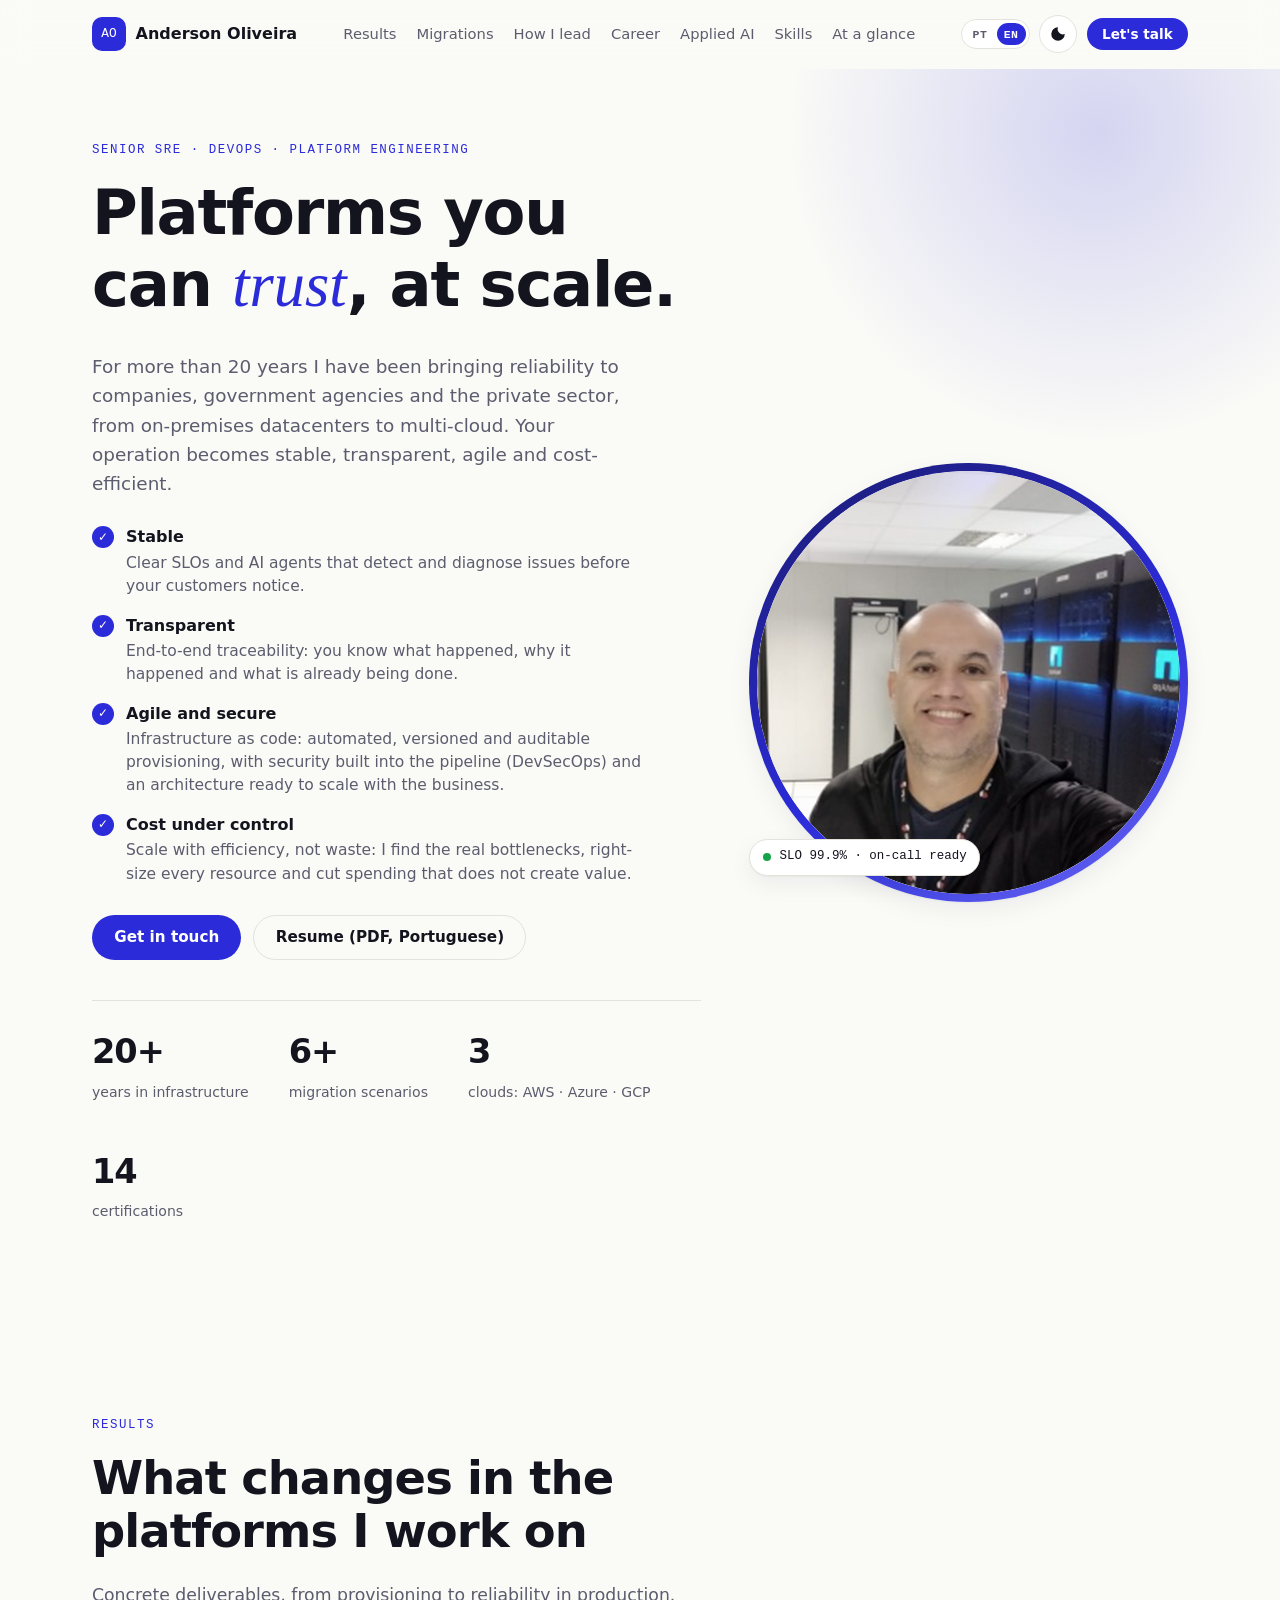
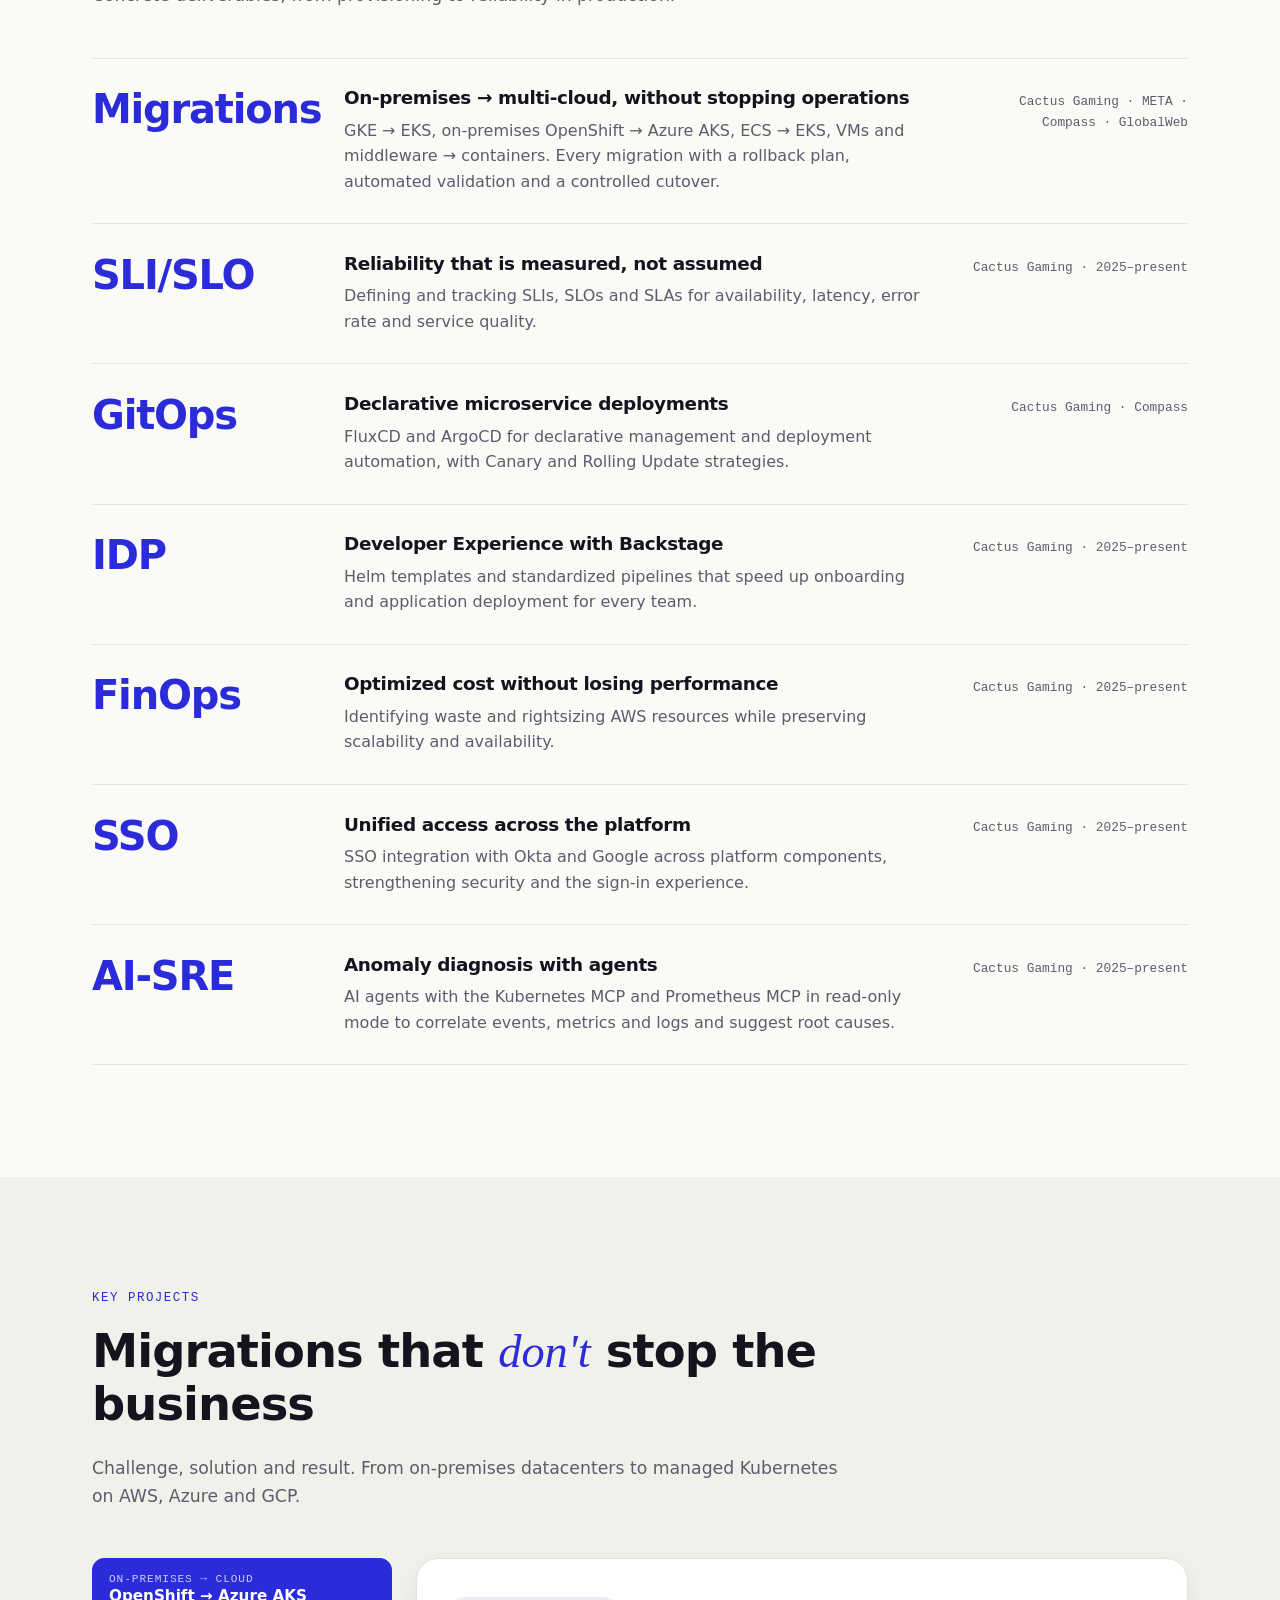
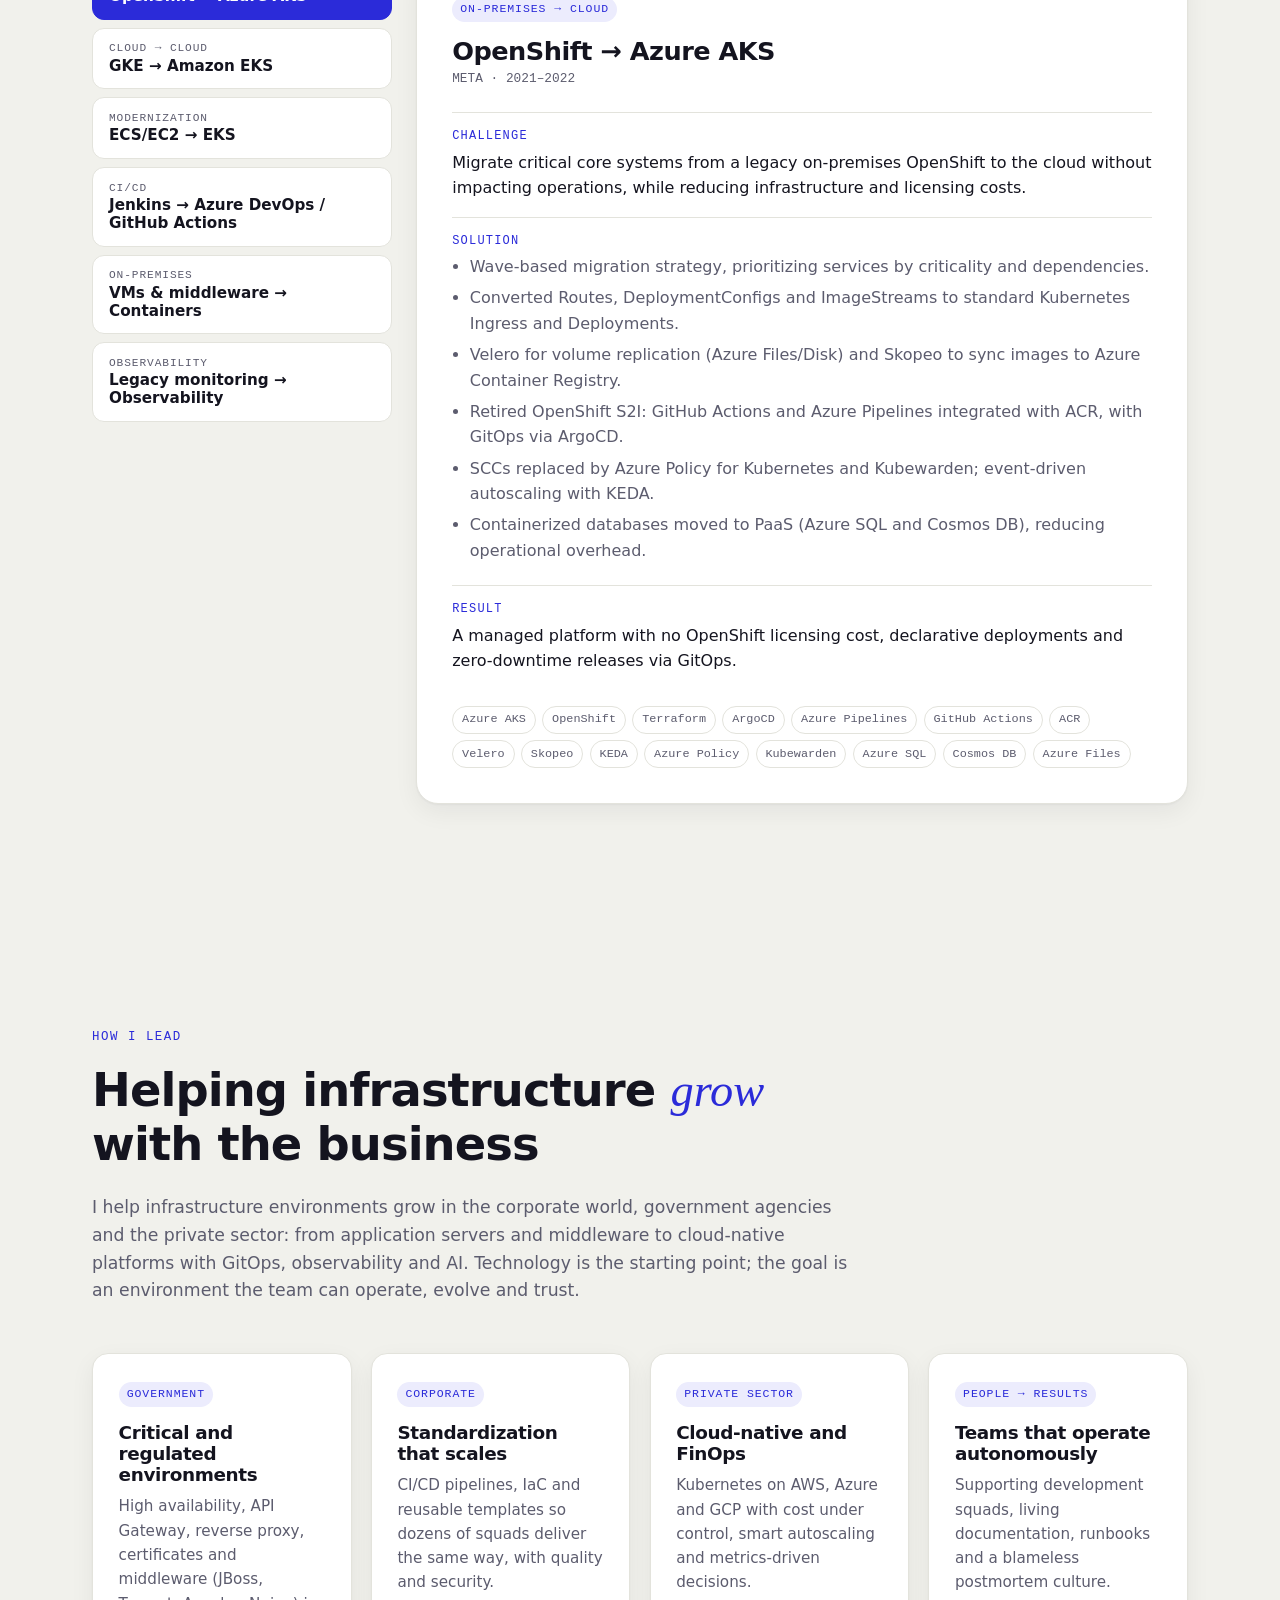
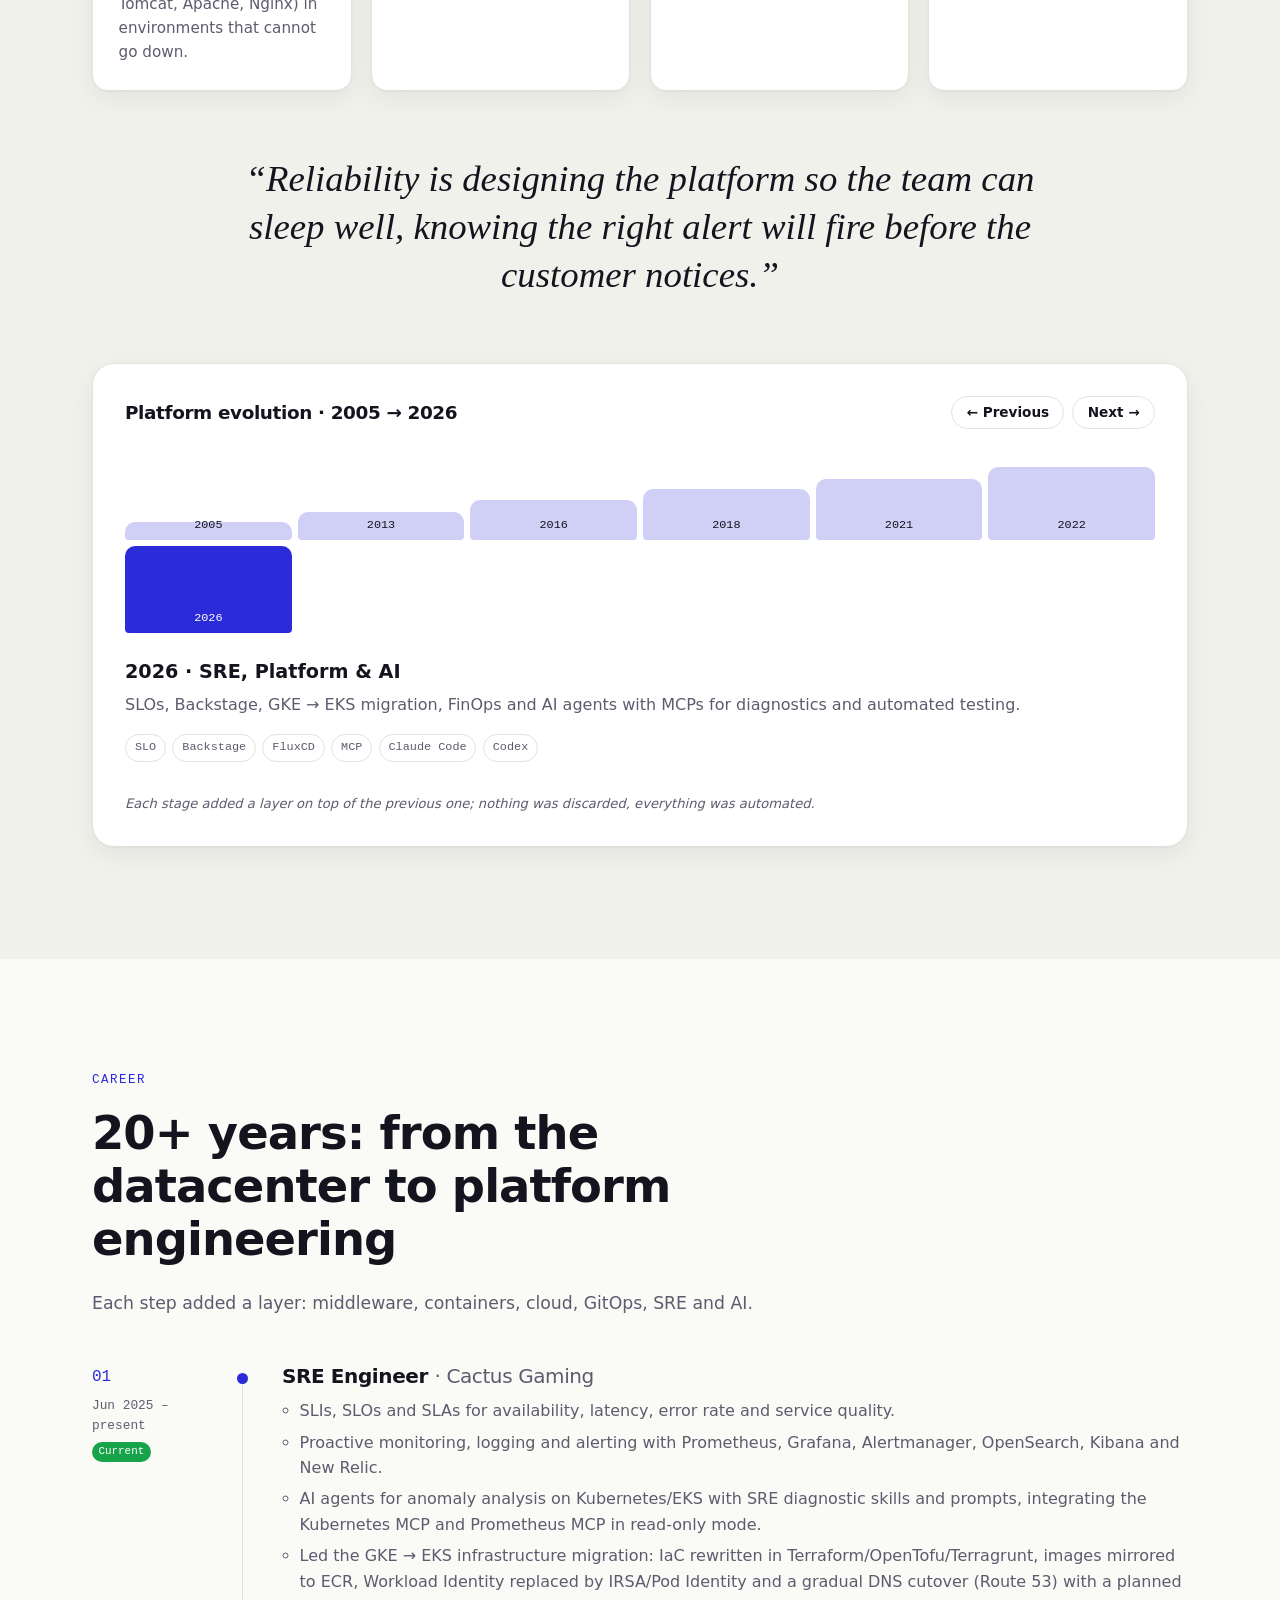
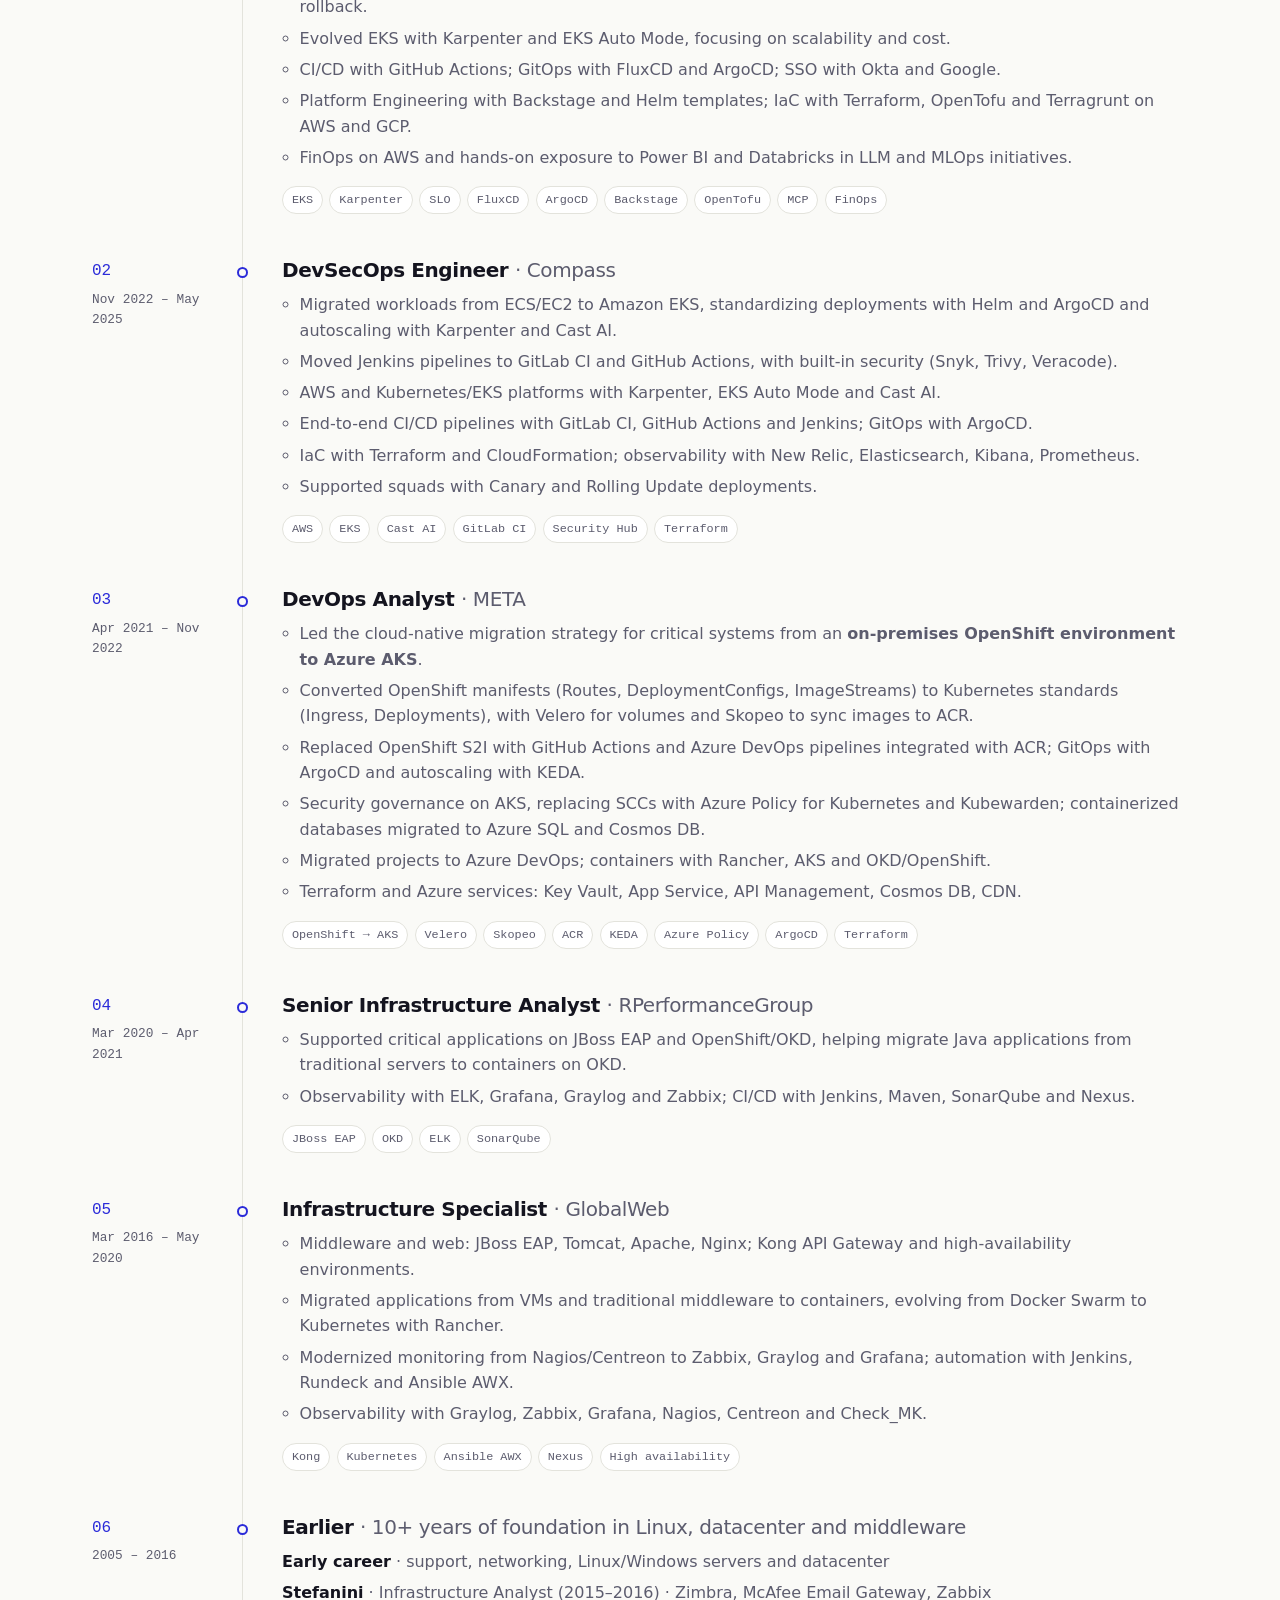
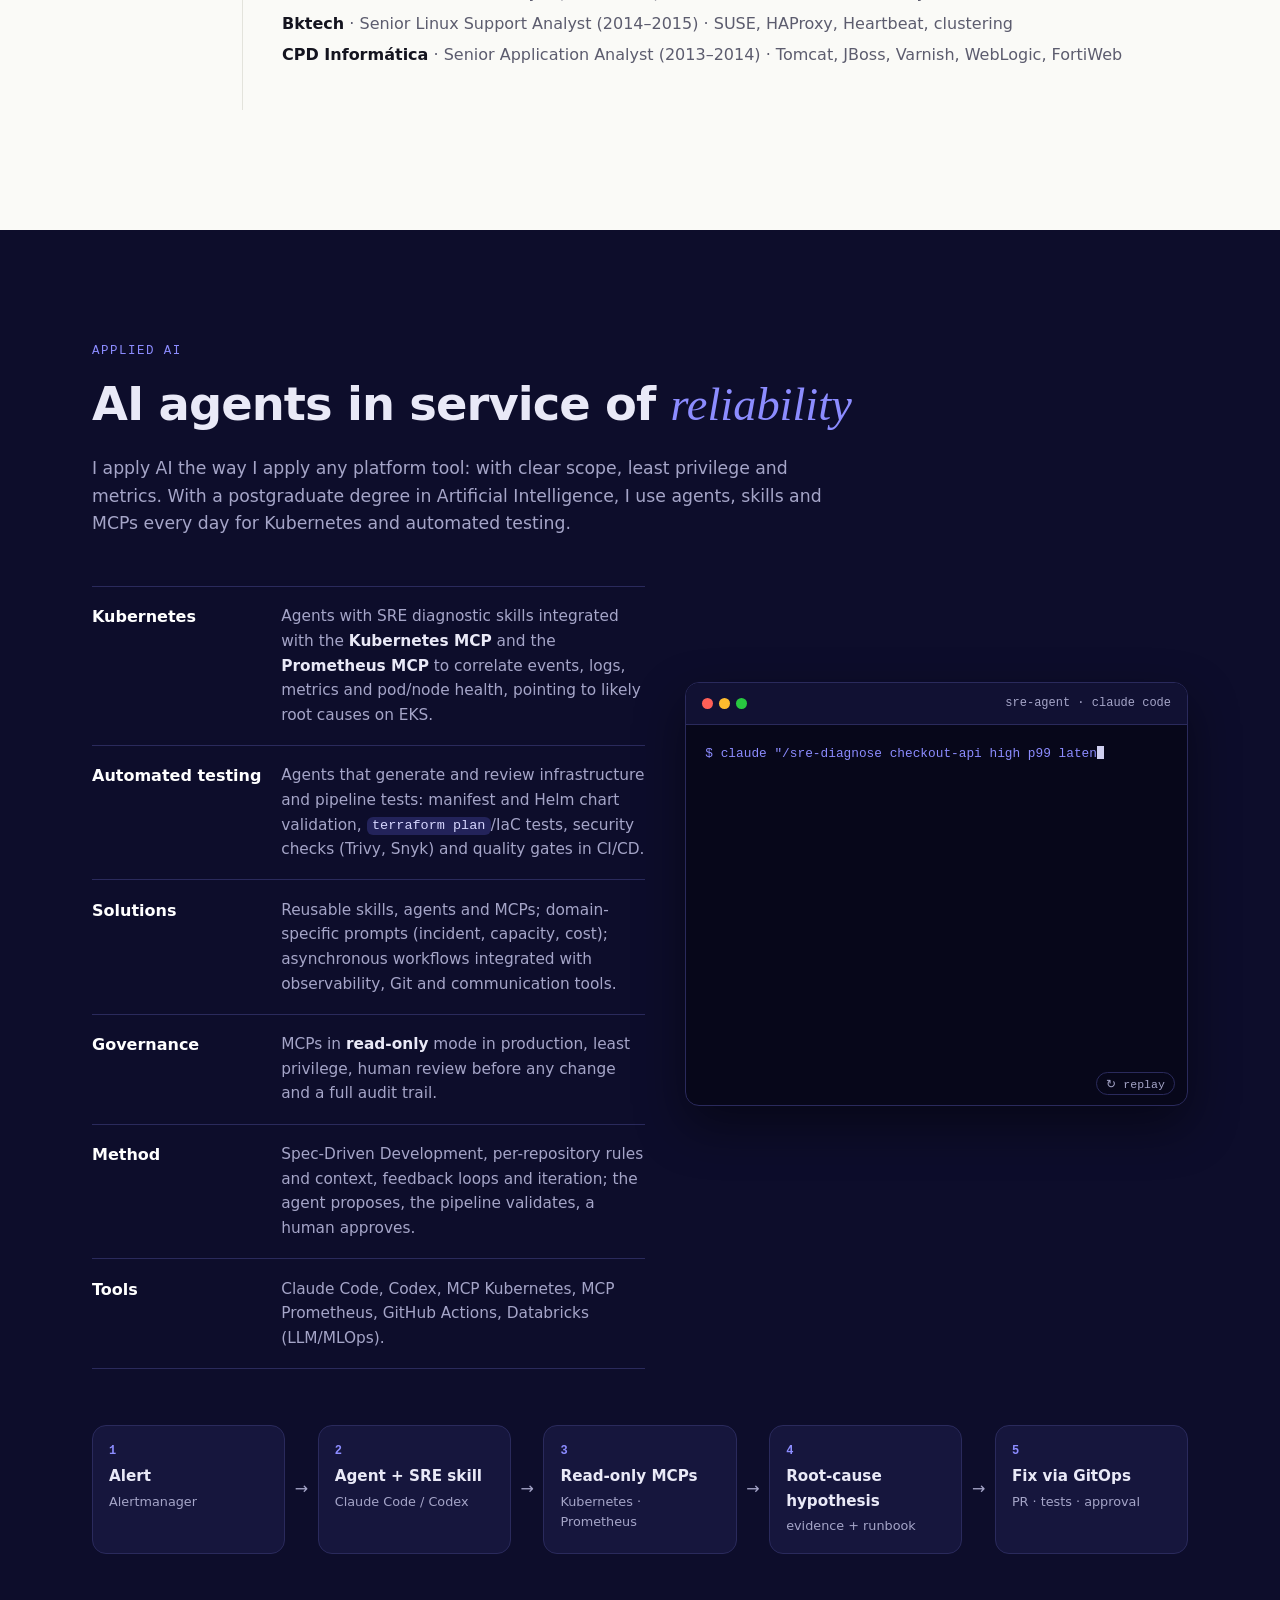
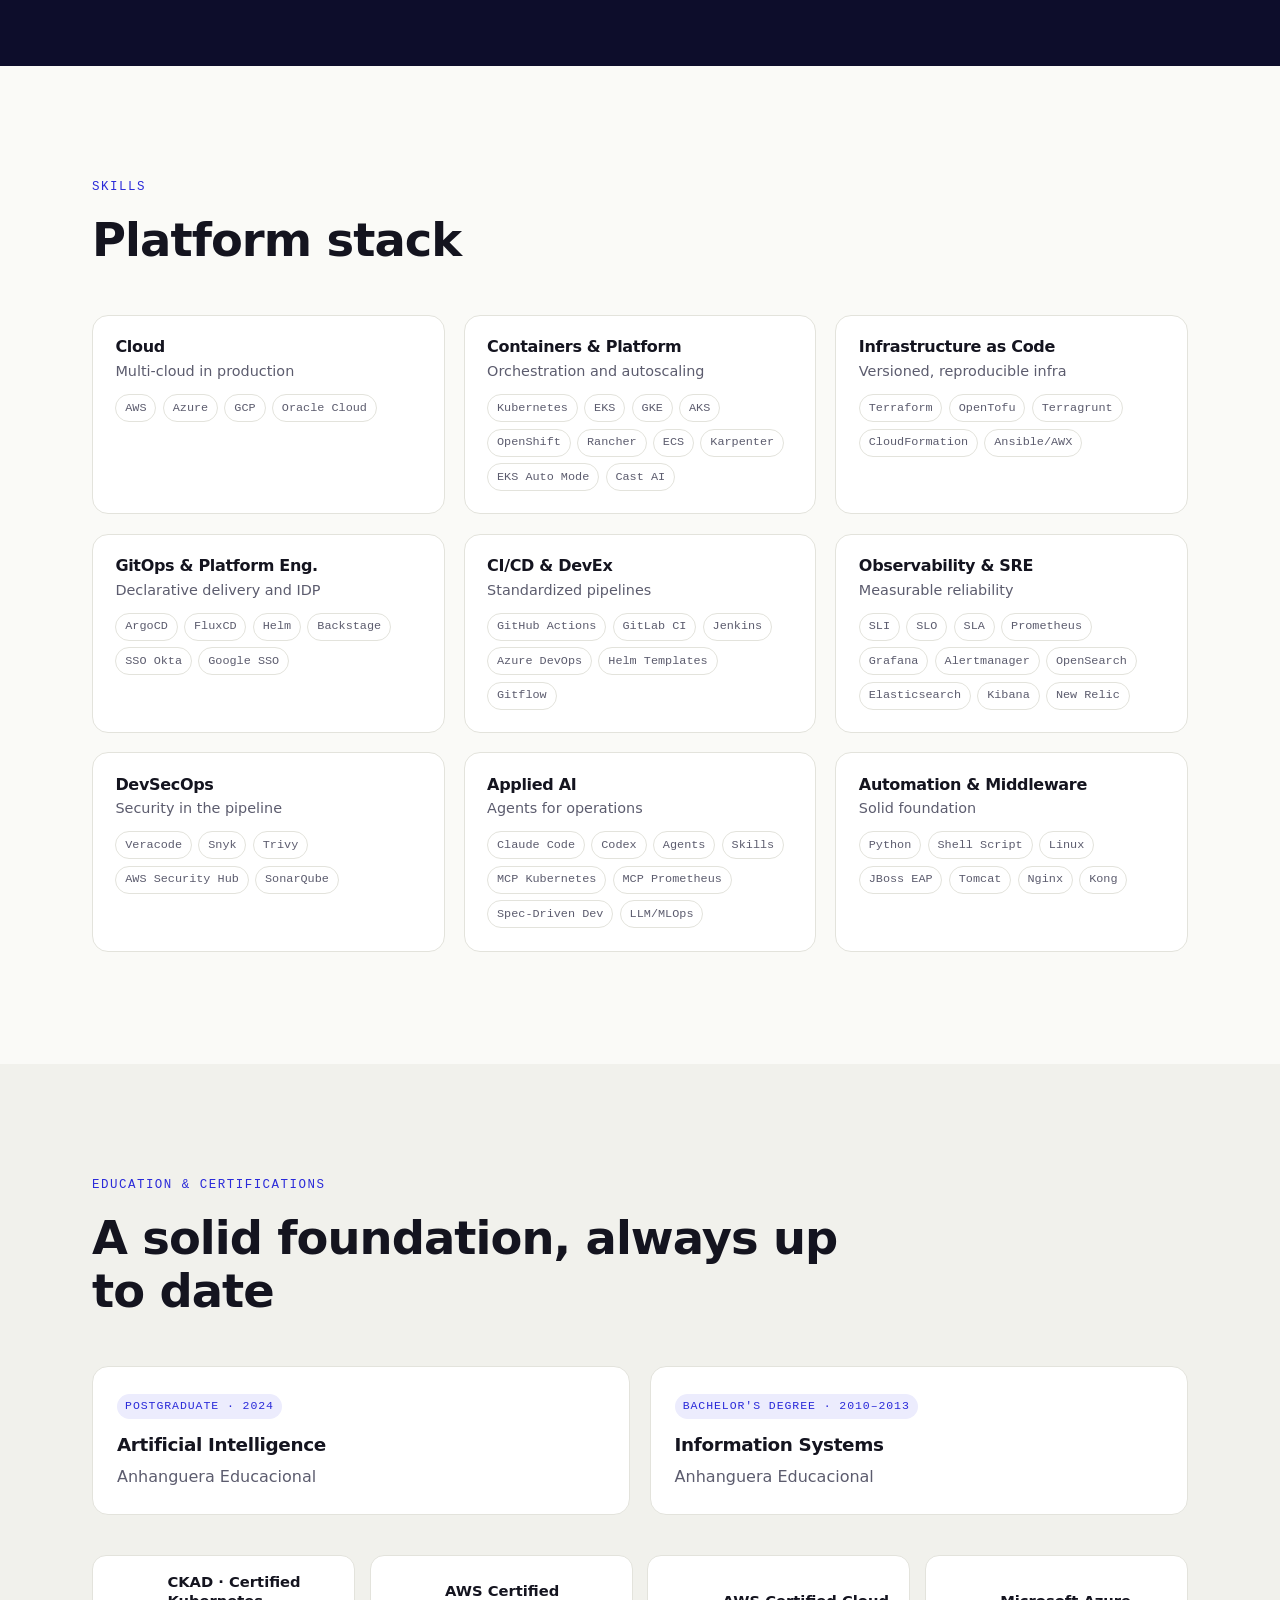
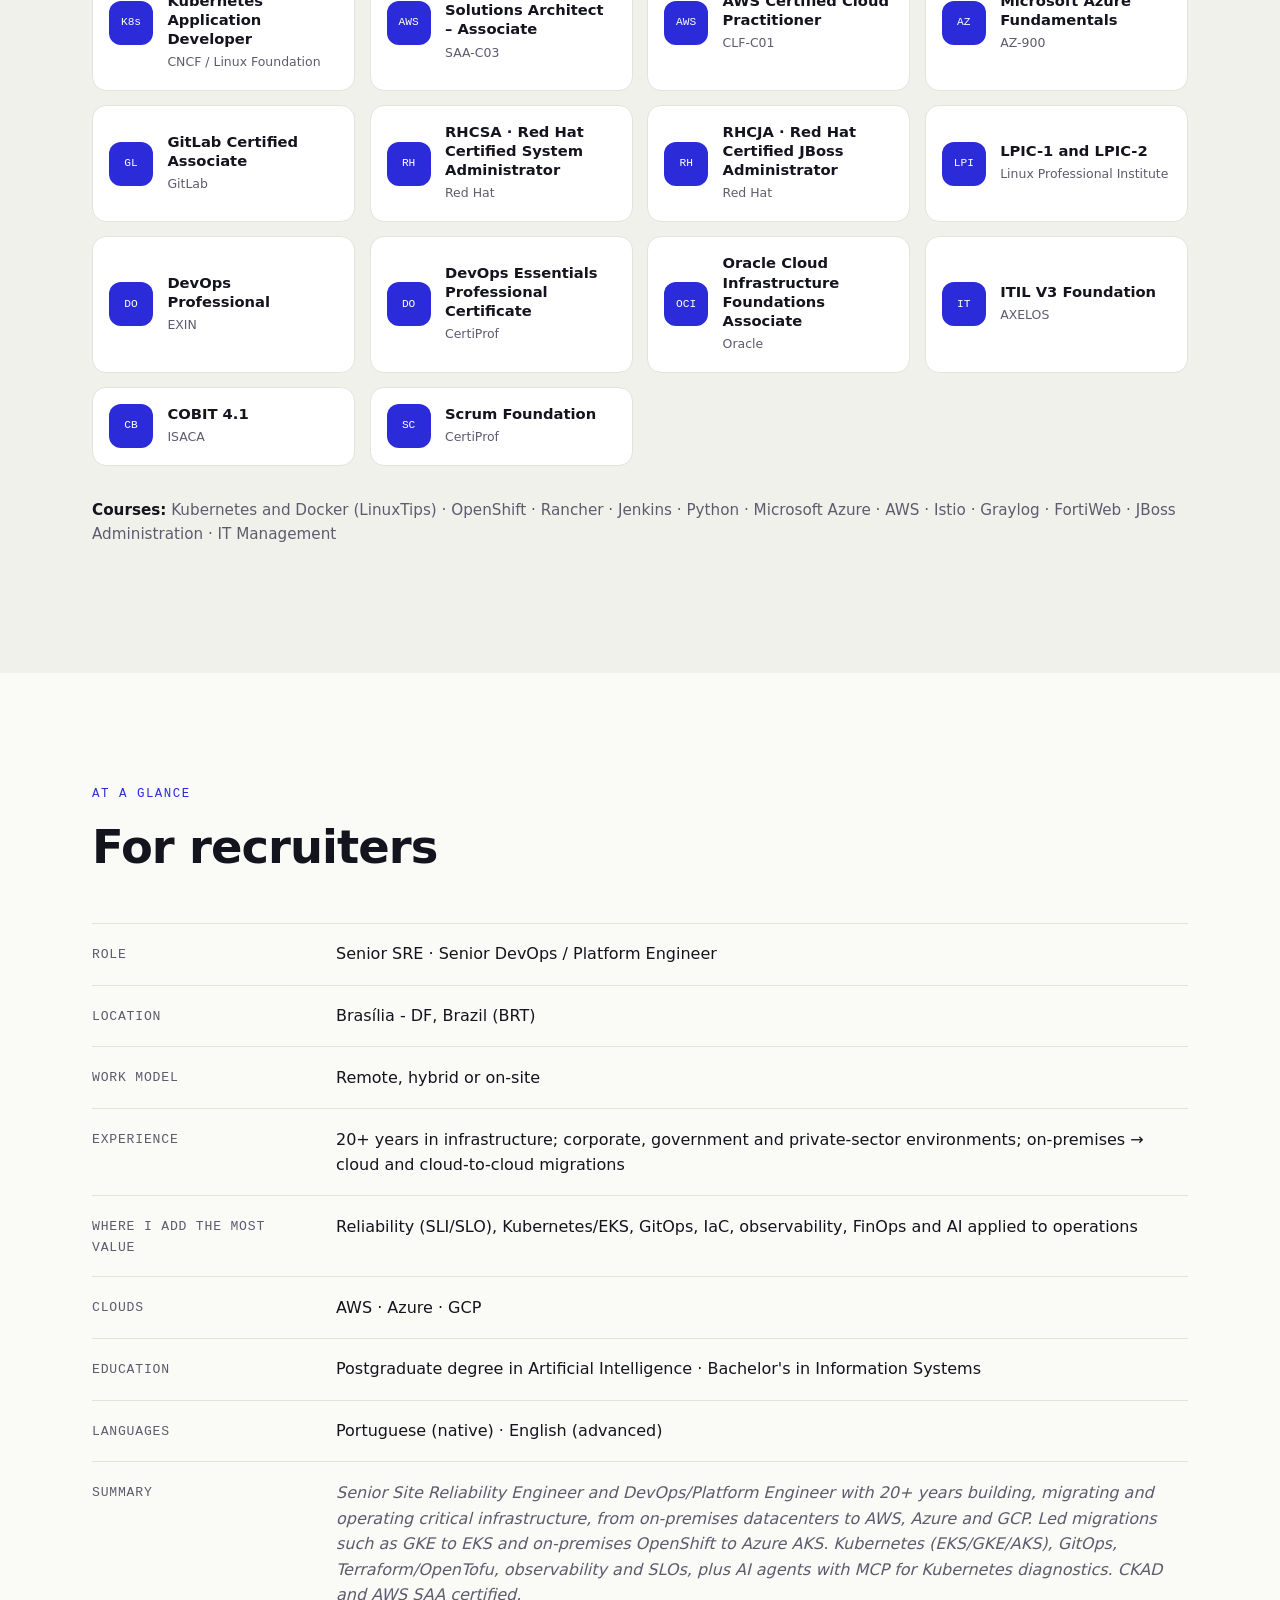
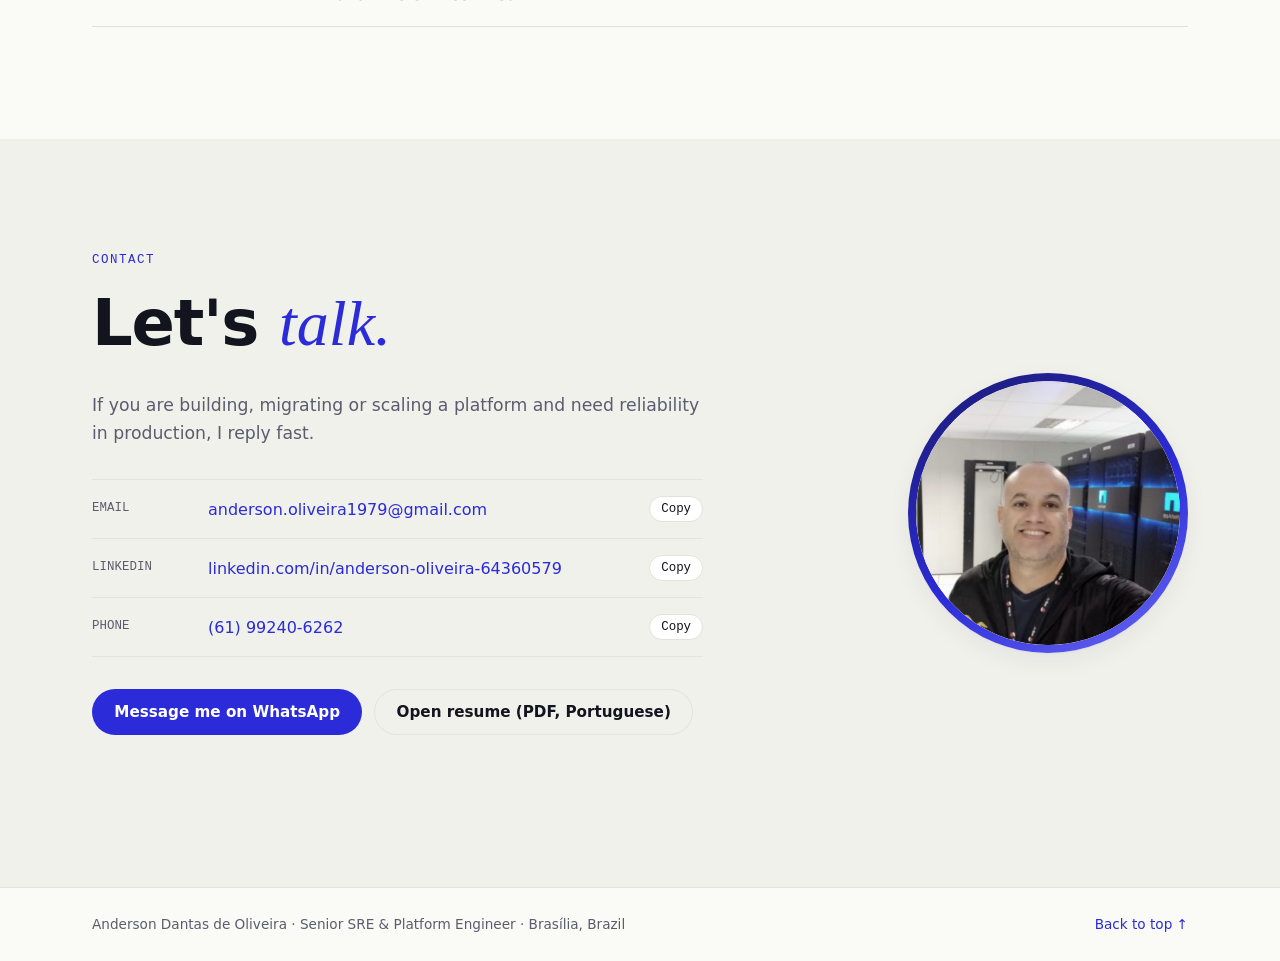
<file: site/index.html>
<!doctype html>
<html lang="pt-BR">
<head>
  <meta charset="utf-8">
  <meta http-equiv="Content-Security-Policy" content="default-src 'self'; script-src 'self'; style-src 'self' 'unsafe-inline' https://fonts.googleapis.com; font-src 'self' https://fonts.gstatic.com; img-src 'self' data:; connect-src 'self'; base-uri 'self'; form-action 'none'; object-src 'none'; upgrade-insecure-requests">
  <meta name="viewport" content="width=device-width, initial-scale=1, viewport-fit=cover">
  <title>Anderson Oliveira · Senior SRE &amp; Platform Engineer</title>
  <meta name="description" content="Anderson Dantas de Oliveira, Senior SRE e Engenheiro Sênior de DevOps/Platform. Plataformas confiáveis em escala com Kubernetes, Cloud, GitOps, observabilidade e IA aplicada.">
  <meta name="theme-color" content="#2B2BD9">
  <meta property="og:title" content="Anderson Oliveira · Senior SRE &amp; Platform Engineer">
  <meta property="og:description" content="Plataformas confiáveis em escala: Kubernetes, Cloud, GitOps, SRE e IA aplicada à operação.">
  <meta property="og:locale" content="pt_BR">
  <link rel="alternate" hreflang="pt-BR" href="https://cadconsultoria.net.br/">
  <link rel="alternate" hreflang="en" href="https://cadconsultoria.net.br/?lang=en">
  <!--<link rel="alternate" hreflang="es" href="https://cadconsultoria.net.br/?lang=es">-->
  <link rel="alternate" hreflang="x-default" href="https://cadconsultoria.net.br/">
  <link rel="preconnect" href="https://fonts.googleapis.com">
  <link rel="preconnect" href="https://fonts.gstatic.com" crossorigin>
  <link href="https://fonts.googleapis.com/css2?family=Instrument+Serif:ital@0;1&family=Inter:wght@400;500;600;700&family=JetBrains+Mono:wght@400;500&display=swap" rel="stylesheet">
  <link rel="stylesheet" href="css/style.css?v=__BUILD__">
</head>
<body>

<header class="nav" id="topo">
  <div class="container nav__inner">
    <a href="#inicio" class="nav__brand" aria-label="Início">
      <span class="nav__logo">AO</span>
      <span>Anderson Oliveira</span>
    </a>
    <nav class="nav__links" id="navLinks" aria-label="Seções">
      <a href="#resultados">Resultados</a>
      <a href="#migracoes">Migrações</a>
      <a href="#lideranca">Como lidero</a>
      <a href="#trajetoria">Trajetória</a>
      <a href="#ia">IA aplicada</a>
      <a href="#competencias">Competências</a>
      <a href="#recrutadores">Em resumo</a>
    </nav>
    <div class="nav__actions">
      <div class="lang" role="group" aria-label="Idioma">
        <button type="button" data-lang="pt" aria-pressed="true" title="Português">PT</button>
        <button type="button" data-lang="en" aria-pressed="false" title="English">EN</button>
        <!--<button type="button" data-lang="es" aria-pressed="false" title="Español">ES</button>-->
      </div>
      <button class="icon-btn" id="themeToggle" aria-label="Alternar tema claro/escuro">
        <svg viewBox="0 0 24 24" width="18" height="18" aria-hidden="true"><path fill="currentColor" d="M12 3a9 9 0 1 0 9 9 7 7 0 0 1-9-9z"/></svg>
      </button>
      <a href="#contato" class="btn btn--primary btn--sm">Vamos conversar</a>
      <button class="icon-btn nav__burger" id="navBurger" aria-label="Abrir menu" aria-expanded="false">
        <span></span><span></span><span></span>
      </button>
    </div>
  </div>
</header>

<main>

  <!-- HERO -->
  <section class="hero" id="inicio">
    <div class="container hero__grid">
      <div class="hero__text reveal">
        <p class="kicker">Senior SRE · DevOps · Platform Engineering</p>
        <h1>Plataformas <em>confiáveis</em> em escala.</h1>
        <p class="lead">
          Há mais de 20 anos levo confiabilidade a empresas, órgãos de governo e à iniciativa privada,
          do datacenter on-premises ao multi-cloud. Sua operação fica estável, transparente, ágil e com o custo certo.
        </p>
        <ul class="promises">
          <li>
            <strong>Estável</strong>
            <span>SLOs claros e agentes de IA que detectam e diagnosticam problemas antes que seus clientes percebam.</span>
          </li>
          <li>
            <strong>Transparente</strong>
            <span>Rastreabilidade de ponta a ponta: você sabe o que aconteceu, porque aconteceu e o que já está sendo feito.</span>
          </li>
          <li>
            <strong>Ágil e segura</strong>
            <span>Infraestrutura como código: provisionamento automatizado, versionado e auditável, com segurança integrada ao pipeline (DevSecOps) e arquitetura pronta para escalar com o negócio.</span>
          </li>
          <li>
            <strong>Custo sob controle</strong>
            <span>Escala com eficiência, não com desperdício: identifico os gargalos reais, dimensiono cada recurso na medida certa e elimino gastos que não geram valor.</span>
          </li>
        </ul>
        <div class="hero__cta">
          <a href="#contato" class="btn btn--primary">Entrar em contato</a>
          <a href="assets/Anderson_Curriculo.pdf" class="btn btn--ghost" target="_blank" rel="noopener">Currículo (PDF)</a>
        </div>
        <ul class="hero__stats">
          <li><strong data-count="20" data-suffix="+">20+</strong><span>anos em infraestrutura</span></li>
          <li><strong data-count="6" data-suffix="+">6+</strong><span>cenários de migração</span></li>
          <li><strong data-count="3">3</strong><span>clouds: AWS · Azure · GCP</span></li>
          <li><strong data-count="14">14</strong><span>certificações</span></li>
        </ul>
      </div>
      <div class="hero__photo reveal">
        <div class="photo-frame">
          <img src="assets/anderson.png" alt="Foto de Anderson Dantas de Oliveira" id="heroPhoto">
          <div class="photo-fallback" aria-hidden="true">AO</div>
        </div>
        <div class="status-chip">
          <span class="dot"></span> SLO 99.9% · on-call ready
        </div>
      </div>
    </div>
  </section>

  <!-- RESULTADOS -->
  <section class="section" id="resultados">
    <div class="container">
      <header class="section__head reveal">
        <p class="kicker">Resultados</p>
        <h2>O que muda nas plataformas em que atuo</h2>
        <p class="section__sub">Entregas concretas, do provisionamento à confiabilidade em produção.</p>
      </header>

      <div class="results">
        <article class="result reveal">
          <div class="result__big">Migrações</div>
          <div class="result__body">
            <h3>On-premises → multi-cloud, sem parar a operação</h3>
            <p>GKE → EKS, OpenShift on-premises → Azure AKS, ECS → EKS, VMs e middleware → containers. Cada migração com plano de rollback, validação automatizada e cutover controlado.</p>
          </div>
          <div class="result__where">Cactus Gaming · META · Compass · GlobalWeb</div>
        </article>
        <article class="result reveal">
          <div class="result__big">SLI/SLO</div>
          <div class="result__body">
            <h3>Confiabilidade medida, não percebida</h3>
            <p>Definição e acompanhamento de SLIs, SLOs e SLAs para disponibilidade, latência, taxa de erros e qualidade dos serviços.</p>
          </div>
          <div class="result__where">Cactus Gaming · 2025–atual</div>
        </article>
        <article class="result reveal">
          <div class="result__big">GitOps</div>
          <div class="result__body">
            <h3>Deploy declarativo de microsserviços</h3>
            <p>FluxCD e ArgoCD para gestão declarativa e automação de deployments, com estratégias Canary e Rolling Update.</p>
          </div>
          <div class="result__where">Cactus Gaming · Compass</div>
        </article>
        <article class="result reveal">
          <div class="result__big">IDP</div>
          <div class="result__body">
            <h3>Developer Experience com Backstage</h3>
            <p>Templates Helm e pipelines padronizados que aceleram o onboarding e o deploy de aplicações pelos times.</p>
          </div>
          <div class="result__where">Cactus Gaming · 2025–atual</div>
        </article>
        <article class="result reveal">
          <div class="result__big">FinOps</div>
          <div class="result__body">
            <h3>Custo otimizado sem perder performance</h3>
            <p>Identificação de desperdícios e rightsizing de recursos AWS, preservando escalabilidade e disponibilidade.</p>
          </div>
          <div class="result__where">Cactus Gaming · 2025–atual</div>
        </article>
        <article class="result reveal">
          <div class="result__big">SSO</div>
          <div class="result__body">
            <h3>Acesso unificado na plataforma</h3>
            <p>Integração de SSO com Okta e Google nos componentes da plataforma, fortalecendo segurança e experiência de autenticação.</p>
          </div>
          <div class="result__where">Cactus Gaming · 2025–atual</div>
        </article>
        <article class="result reveal">
          <div class="result__big">AI-SRE</div>
          <div class="result__body">
            <h3>Diagnóstico de anomalias com agentes</h3>
            <p>Agentes de IA com MCP Kubernetes e MCP Prometheus em modo somente leitura para correlacionar eventos, métricas e logs e sugerir causa raiz.</p>
          </div>
          <div class="result__where">Cactus Gaming · 2025–atual</div>
        </article>
      </div>
    </div>
  </section>

  <!-- MIGRAÇÕES -->
  <section class="section section--alt" id="migracoes">
    <div class="container">
      <header class="section__head reveal">
        <p class="kicker">Principais projetos</p>
        <h2>Migrações que <em>não</em> param o negócio</h2>
        <p class="section__sub">Desafio, solução e resultado. Do datacenter on-premises ao Kubernetes gerenciado em AWS, Azure e GCP.</p>
      </header>
      <div class="mig reveal">
        <div class="mig__tabs" id="migTabs" role="tablist" aria-label="Projetos de migração"></div>
        <article class="mig__panel" id="migPanel" role="tabpanel" aria-live="polite"></article>
      </div>
    </div>
  </section>

  <!-- LIDERANÇA -->
  <section class="section section--alt" id="lideranca">
    <div class="container">
      <header class="section__head reveal">
        <p class="kicker">Como lidero</p>
        <h2>Fazendo a infraestrutura <em>crescer</em> junto com o negócio</h2>
        <p class="section__sub">
          Atuo no crescimento de ambientes de infraestrutura no mundo corporativo, em órgãos de governo
          e na iniciativa privada: de servidores de aplicação e middleware a plataformas cloud-native com
          GitOps, observabilidade e IA. Tecnologia é ponto de partida; o objetivo é um ambiente que o time
          consiga operar, evoluir e no qual possa confiar.
        </p>
      </header>

      <div class="cards4">
        <article class="card reveal">
          <span class="tag">Governo</span>
          <h3>Ambientes críticos e regulados</h3>
          <p>Alta disponibilidade, API Gateway, proxy reverso, certificados e middleware (JBoss, Tomcat, Apache, Nginx) em ambientes que não podem parar.</p>
        </article>
        <article class="card reveal">
          <span class="tag">Corporativo</span>
          <h3>Padronização que escala</h3>
          <p>Pipelines CI/CD, IaC e templates reutilizáveis para que dezenas de squads entreguem do mesmo jeito, com qualidade e segurança.</p>
        </article>
        <article class="card reveal">
          <span class="tag">Privado</span>
          <h3>Cloud-native e FinOps</h3>
          <p>Kubernetes em AWS, Azure e GCP com custo sob controle, autoscaling inteligente e decisões baseadas em métricas.</p>
        </article>
        <article class="card reveal">
          <span class="tag">Pessoas → resultado</span>
          <h3>Times que operam com autonomia</h3>
          <p>Apoio às squads de desenvolvimento, documentação viva, runbooks e cultura de postmortem sem culpados.</p>
        </article>
      </div>

      <blockquote class="pullquote reveal">
        “Confiabilidade é desenhar a plataforma para que o time durma tranquilo, sabendo que o alerta certo vai tocar antes do cliente perceber.”
      </blockquote>

      <!-- Diagrama interativo de maturidade -->
      <div class="evo reveal" id="evo">
        <div class="evo__head">
          <h3>Evolução da plataforma · 2005 → 2026</h3>
          <div class="evo__ctrl">
            <button class="btn btn--ghost btn--sm" id="evoPrev">← Anterior</button>
            <button class="btn btn--ghost btn--sm" id="evoNext">Próximo →</button>
          </div>
        </div>
        <div class="evo__track" id="evoTrack" role="tablist" aria-label="Marcos da evolução"></div>
        <div class="evo__panel" id="evoPanel" aria-live="polite"></div>
        <p class="evo__note">Cada etapa adicionou uma camada sobre a anterior; nada foi descartado, tudo foi automatizado.</p>
      </div>
    </div>
  </section>

  <!-- TRAJETÓRIA -->
  <section class="section" id="trajetoria">
    <div class="container">
      <header class="section__head reveal">
        <p class="kicker">Trajetória</p>
        <h2>20+ anos: do datacenter à engenharia de plataforma</h2>
        <p class="section__sub">Cada passo somou uma camada: middleware, containers, cloud, GitOps, SRE e IA.</p>
      </header>

      <ol class="timeline">
        <li class="tl reveal">
          <div class="tl__meta"><span class="tl__n">01</span><span class="tl__date">jun 2025 – atual</span><span class="badge">Atual</span></div>
          <div class="tl__body">
            <h3>SRE Engineer <span>· Cactus Gaming</span></h3>
            <ul>
              <li>SLIs, SLOs e SLAs para disponibilidade, latência, taxa de erros e qualidade dos serviços.</li>
              <li>Monitoramento, logging e alertas proativos com Prometheus, Grafana, Alertmanager, OpenSearch, Kibana e New Relic.</li>
              <li>Agentes de IA para análise de anomalias em Kubernetes/EKS com skills e prompts de diagnóstico SRE, integrando MCP Kubernetes e MCP Prometheus em modo somente leitura.</li>
              <li>Liderou a migração de infraestrutura GKE → EKS: reescrita da IaC em Terraform/OpenTofu/Terragrunt, espelhamento de imagens para o ECR, troca de Workload Identity por IRSA/Pod Identity e cutover gradual por DNS (Route 53) com rollback planejado.</li>
              <li>Evolução do EKS com Karpenter e EKS Auto Mode, com foco em escalabilidade e custo.</li>
              <li>CI/CD com GitHub Actions; GitOps com FluxCD e ArgoCD; SSO com Okta e Google.</li>
              <li>Platform Engineering com Backstage e templates Helm; IaC com Terraform, OpenTofu e Terragrunt em AWS e GCP.</li>
              <li>FinOps na AWS e contato com Power BI e Databricks em iniciativas de LLM e MLOps.</li>
            </ul>
            <div class="chips"><span>EKS</span><span>Karpenter</span><span>SLO</span><span>FluxCD</span><span>ArgoCD</span><span>Backstage</span><span>OpenTofu</span><span>MCP</span><span>FinOps</span></div>
          </div>
        </li>
        <li class="tl reveal">
          <div class="tl__meta"><span class="tl__n">02</span><span class="tl__date">nov 2022 – mai 2025</span></div>
          <div class="tl__body">
            <h3>DevSecOps Engineer <span>· Compass</span></h3>
            <ul>
              <li>Migração de workloads de ECS/EC2 para Amazon EKS, padronizando deploy com Helm e ArgoCD e autoscaling com Karpenter e Cast AI.</li>
              <li>Transição de pipelines Jenkins para GitLab CI e GitHub Actions, com segurança integrada (Snyk, Trivy, Veracode).</li>
              <li>Plataformas AWS e Kubernetes/EKS com Karpenter, EKS Auto Mode e Cast AI.</li>
              <li>Pipelines CI/CD end-to-end com GitLab CI, GitHub Actions e Jenkins; GitOps com ArgoCD.</li>
              <li>IaC com Terraform e CloudFormation; observabilidade com New Relic, Elasticsearch, Kibana, Prometheus.</li>
              <li>Suporte às squads com deploys Canary e Rolling Update.</li>
            </ul>
            <div class="chips"><span>AWS</span><span>EKS</span><span>Cast AI</span><span>GitLab CI</span><span>Security Hub</span><span>Terraform</span></div>
          </div>
        </li>
        <li class="tl reveal">
          <div class="tl__meta"><span class="tl__n">03</span><span class="tl__date">abr 2021 – nov 2022</span></div>
          <div class="tl__body">
            <h3>Analista DevOps <span>· META</span></h3>
            <ul>
              <li>Liderou a estratégia de migração cloud-native de sistemas críticos de um ambiente <strong>OpenShift on-premises para o Azure AKS</strong>.</li>
              <li>Conversão de manifestos OpenShift (Routes, DeploymentConfigs, ImageStreams) para padrões Kubernetes (Ingress, Deployments), com Velero para volumes e Skopeo para sincronização de imagens no ACR.</li>
              <li>Substituição do OpenShift S2I por pipelines no GitHub Actions e Azure DevOps integrados ao ACR; GitOps com ArgoCD e autoscaling com KEDA.</li>
              <li>Governança de segurança no AKS trocando SCCs por Azure Policy para Kubernetes e Kubewarden; bancos em contêiner migrados para Azure SQL e Cosmos DB.</li>
              <li>Migração de projetos para Azure DevOps; containers com Rancher, AKS e OKD/OpenShift.</li>
              <li>Terraform e serviços Azure: Key Vault, App Service, API Management, Cosmos DB, CDN.</li>
            </ul>
            <div class="chips"><span>OpenShift → AKS</span><span>Velero</span><span>Skopeo</span><span>ACR</span><span>KEDA</span><span>Azure Policy</span><span>ArgoCD</span><span>Terraform</span></div>
          </div>
        </li>
        <li class="tl reveal">
          <div class="tl__meta"><span class="tl__n">04</span><span class="tl__date">mar 2020 – abr 2021</span></div>
          <div class="tl__body">
            <h3>Analista de Infraestrutura Sênior <span>· RPerformanceGroup</span></h3>
            <ul>
              <li>Sustentação de aplicações críticas em JBoss EAP e OpenShift/OKD, apoiando a migração de aplicações Java de servidores tradicionais para containers no OKD.</li>
              <li>Observabilidade com ELK, Grafana, Graylog e Zabbix; CI/CD com Jenkins, Maven, SonarQube e Nexus.</li>
            </ul>
            <div class="chips"><span>JBoss EAP</span><span>OKD</span><span>ELK</span><span>SonarQube</span></div>
          </div>
        </li>
        <li class="tl reveal">
          <div class="tl__meta"><span class="tl__n">05</span><span class="tl__date">mar 2016 – mai 2020</span></div>
          <div class="tl__body">
            <h3>Especialista em Infraestrutura <span>· GlobalWeb</span></h3>
            <ul>
              <li>Middleware e web: JBoss EAP, Tomcat, Apache, Nginx; Kong API Gateway e ambientes de alta disponibilidade.</li>
              <li>Migração de aplicações de VMs e middleware tradicional para containers, evoluindo de Docker Swarm para Kubernetes com Rancher.</li>
              <li>Modernização do monitoramento de Nagios/Centreon para Zabbix, Graylog e Grafana; automação com Jenkins, Rundeck e Ansible AWX.</li>
              <li>Observabilidade com Graylog, Zabbix, Grafana, Nagios, Centreon e Check_MK.</li>
            </ul>
            <div class="chips"><span>Kong</span><span>Kubernetes</span><span>Ansible AWX</span><span>Nexus</span><span>Alta disponibilidade</span></div>
          </div>
        </li>
        <li class="tl tl--compact reveal">
          <div class="tl__meta"><span class="tl__n">06</span><span class="tl__date">2005 – 2016</span></div>
          <div class="tl__body">
            <h3>Antes <span>· mais de 10 anos de base em Linux, datacenter e middleware</span></h3>
            <ul class="tl__mini">
              <li><strong>Início de carreira</strong> · suporte, redes, servidores Linux/Windows e datacenter</li>
              <li><strong>Stefanini</strong> · Analista de Infraestrutura (2015–2016) · Zimbra, McAfee Email Gateway, Zabbix</li>
              <li><strong>Bktech</strong> · Analista de Suporte Linux Sênior (2014–2015) · SUSE, HAProxy, Heartbeat, clustering</li>
              <li><strong>CPD Informática</strong> · Analista de Aplicação Sênior (2013–2014) · Tomcat, JBoss, Varnish, WebLogic, FortiWeb</li>
            </ul>
          </div>
        </li>
      </ol>
    </div>
  </section>

  <!-- IA APLICADA -->
  <section class="section section--dark" id="ia">
    <div class="container">
      <header class="section__head reveal">
        <p class="kicker">IA aplicada</p>
        <h2>Agentes de IA a serviço da <em>confiabilidade</em></h2>
        <p class="section__sub">
          Aplico IA como aplico qualquer ferramenta de plataforma: com escopo, permissões mínimas e
          métricas. Pós-graduado em Inteligência Artificial, uso agentes, skills e MCPs no dia a dia de
          Kubernetes e de testes automatizados.
        </p>
      </header>

      <div class="ia">
        <dl class="ia__rows reveal">
          <div class="ia__row">
            <dt>Kubernetes</dt>
            <dd>Agentes com skills de diagnóstico SRE integrados ao <strong>MCP Kubernetes</strong> e ao <strong>MCP Prometheus</strong> para correlacionar eventos, logs, métricas e saúde de pods/nodes, apontando possíveis causas raiz em EKS.</dd>
          </div>
          <div class="ia__row">
            <dt>Testes automatizados</dt>
            <dd>Agentes que geram e revisam testes de infraestrutura e pipelines: validação de manifestos e Helm charts, <code>terraform plan</code>/testes de IaC, checagens de segurança (Trivy, Snyk) e gates de qualidade no CI/CD.</dd>
          </div>
          <div class="ia__row">
            <dt>Soluções</dt>
            <dd>Skills, agents e MCPs reutilizáveis; prompts especializados por domínio (incidente, capacidade, custo); workflows assíncronos integrados a observabilidade, Git e comunicação.</dd>
          </div>
          <div class="ia__row">
            <dt>Governança</dt>
            <dd>MCPs em modo <strong>somente leitura</strong> em produção, princípio do menor privilégio, revisão humana antes de qualquer mudança e trilha de auditoria.</dd>
          </div>
          <div class="ia__row">
            <dt>Método</dt>
            <dd>Spec-Driven Development, regras e contexto por repositório, loops de feedback e iteração; o agente propõe, o pipeline valida, a pessoa aprova.</dd>
          </div>
          <div class="ia__row">
            <dt>Ferramentas</dt>
            <dd>Claude Code, Codex, MCP Kubernetes, MCP Prometheus, GitHub Actions, Databricks (LLM/MLOps).</dd>
          </div>
        </dl>

        <div class="term reveal" aria-label="Exemplo ilustrativo de diagnóstico com agente">
          <div class="term__bar">
            <span></span><span></span><span></span>
            <em>sre-agent · claude code</em>
          </div>
          <pre class="term__body" id="termBody"></pre>
          <button class="term__replay" id="termReplay" aria-label="Reexecutar demonstração">↻ replay</button>
        </div>
      </div>

      <div class="flow reveal">
        <div class="flow__step"><span>1</span>Alerta<small>Alertmanager</small></div>
        <div class="flow__arrow" aria-hidden="true">→</div>
        <div class="flow__step"><span>2</span>Agente + Skill SRE<small>Claude Code / Codex</small></div>
        <div class="flow__arrow" aria-hidden="true">→</div>
        <div class="flow__step"><span>3</span>MCPs read-only<small>Kubernetes · Prometheus</small></div>
        <div class="flow__arrow" aria-hidden="true">→</div>
        <div class="flow__step"><span>4</span>Hipótese de causa raiz<small>evidências + runbook</small></div>
        <div class="flow__arrow" aria-hidden="true">→</div>
        <div class="flow__step"><span>5</span>Correção via GitOps<small>PR · testes · aprovação</small></div>
      </div>
    </div>
  </section>

  <!-- COMPETÊNCIAS -->
  <section class="section" id="competencias">
    <div class="container">
      <header class="section__head reveal">
        <p class="kicker">Competências</p>
        <h2>Stack de plataforma</h2>
      </header>
      <div class="skills" id="skills"></div>
    </div>
  </section>

  <!-- FORMAÇÃO & CERTIFICAÇÕES -->
  <section class="section section--alt" id="certificacoes">
    <div class="container">
      <header class="section__head reveal">
        <p class="kicker">Formação &amp; certificações</p>
        <h2>Base sólida, sempre atualizada</h2>
      </header>

      <div class="edu reveal">
        <article class="edu__item">
          <span class="tag">Pós-graduação · 2024</span>
          <h3>Inteligência Artificial</h3>
          <p>Anhanguera Educacional</p>
        </article>
        <article class="edu__item">
          <span class="tag">Bacharelado · 2010–2013</span>
          <h3>Sistemas de Informação</h3>
          <p>Anhanguera Educacional</p>
        </article>
      </div>

      <div class="certs" id="certs"></div>
      <p class="courses reveal"><strong>Cursos:</strong> Kubernetes e Docker (LinuxTips) · OpenShift · Rancher · Jenkins · Python · Microsoft Azure · AWS · Istio · Graylog · FortiWeb · JBoss Administration · Gestão de TI</p>
    </div>
  </section>

  <!-- EM RESUMO -->
  <section class="section" id="recrutadores">
    <div class="container">
      <header class="section__head reveal">
        <p class="kicker">Em resumo</p>
        <h2>Para recrutadores</h2>
      </header>
      <dl class="summary reveal">
        <div><dt>Atuação</dt><dd>Senior SRE · Engenheiro Sênior de DevOps / Platform Engineering</dd></div>
        <div><dt>Base</dt><dd>Brasília - DF, Brasil (BRT)</dd></div>
        <div><dt>Modelo</dt><dd>Remoto, híbrido ou presencial</dd></div>
        <div><dt>Experiência</dt><dd>20+ anos em infraestrutura; ambientes corporativos, de governo e privados; migrações on-premises → cloud e entre clouds</dd></div>
        <div><dt>Onde mais contribuo</dt><dd>Confiabilidade (SLI/SLO), Kubernetes/EKS, GitOps, IaC, observabilidade, FinOps e IA aplicada à operação</dd></div>
        <div><dt>Clouds</dt><dd>AWS · Azure · GCP</dd></div>
        <div><dt>Formação</dt><dd>Pós em Inteligência Artificial · Bacharel em Sistemas de Informação</dd></div>
        <div><dt>Idiomas</dt><dd>Português (nativo) · Inglês (avançado)</dd></div>
        <div class="summary__en"><dt>In English</dt><dd>Senior Site Reliability Engineer and DevOps/Platform Engineer with 20+ years building, migrating and operating critical infrastructure, from on-premises datacenters to AWS, Azure and GCP. Led migrations such as GKE to EKS and on-premises OpenShift to Azure AKS. Kubernetes (EKS/GKE/AKS), GitOps, Terraform/OpenTofu, observability and SLOs, plus AI agents with MCP for Kubernetes diagnostics. CKAD and AWS SAA certified.</dd></div>
      </dl>
    </div>
  </section>

  <!-- CONTATO -->
  <section class="section contact" id="contato">
    <div class="container contact__grid">
      <div class="reveal">
        <p class="kicker">Contato</p>
        <h2>Vamos <em>conversar.</em></h2>
        <p class="section__sub">Se você está construindo, migrando ou escalando uma plataforma e precisa de confiabilidade em produção, eu respondo rápido.</p>

        <ul class="contact__list">
          <li>
            <span class="contact__label">E-mail</span>
            <a href="mailto:anderson.oliveira1979@gmail.com">anderson.oliveira1979@gmail.com</a>
            <button class="copy" data-copy="anderson.oliveira1979@gmail.com">Copiar</button>
          </li>
          <li>
            <span class="contact__label">LinkedIn</span>
            <a href="https://www.linkedin.com/in/anderson-oliveira-64360579" target="_blank" rel="noopener">linkedin.com/in/anderson-oliveira-64360579</a>
            <button class="copy" data-copy="https://www.linkedin.com/in/anderson-oliveira-64360579">Copiar</button>
          </li>
          <li>
            <span class="contact__label">Telefone</span>
            <a href="tel:+5561992406262">(61) 99240-6262</a>
            <button class="copy" data-copy="+55 61 99240-6262">Copiar</button>
          </li>
        </ul>

        <div class="hero__cta">
          <a class="btn btn--primary" href="https://wa.me/5561992406262" target="_blank" rel="noopener">Chamar no WhatsApp</a>
          <a class="btn btn--ghost" href="assets/Anderson_Curriculo.pdf" target="_blank" rel="noopener">Abrir currículo (PDF)</a>
        </div>
      </div>
      <div class="contact__photo reveal">
        <div class="photo-frame photo-frame--sm">
          <img src="assets/anderson.png" alt="Anderson Dantas de Oliveira">
          <div class="photo-fallback" aria-hidden="true">AO</div>
        </div>
      </div>
    </div>
  </section>

</main>

<footer class="footer">
  <div class="container footer__inner">
    <p>Anderson Dantas de Oliveira · Senior SRE &amp; Platform Engineer · Brasília, Brasil</p>
    <a href="#inicio">Voltar ao topo ↑</a>
  </div>
</footer>

<div class="toast" id="toast" role="status" aria-live="polite"></div>
<script src="js/i18n.js?v=__BUILD__"></script>
<script src="js/main.js?v=__BUILD__"></script>
</body>
</html>
</file>
<file: site/css/style.css>
/* ============ Tokens ============ */
:root {
  --brand: #2B2BD9;
  --brand-2: #5B5BF0;
  --brand-soft: #ECECFD;
  --ok: #17a34a;

  --bg: #FAFAF7;
  --bg-alt: #F1F1EC;
  --surface: #FFFFFF;
  --text: #14141F;
  --muted: #5C5C6E;
  --line: #E3E3DC;

  --dark-bg: #0D0D2B;
  --dark-surface: #16163D;
  --dark-text: #E9E9F7;
  --dark-muted: #A5A5C8;
  --dark-line: #2A2A5C;

  --serif: "Instrument Serif", Georgia, serif;
  --sans: "Inter", system-ui, -apple-system, "Segoe UI", sans-serif;
  --mono: "JetBrains Mono", ui-monospace, Menlo, monospace;

  --radius: 16px;
  --shadow: 0 1px 2px rgba(20,20,40,.04), 0 8px 24px rgba(20,20,40,.06);
  --container: 1160px;
}

:root[data-theme="dark"] {
  --brand-soft: #1E1E52;
  --bg: #0A0A1F;
  --bg-alt: #101030;
  --surface: #15153A;
  --text: #ECECF8;
  --muted: #A3A3C2;
  --line: #26265A;
  --shadow: 0 1px 2px rgba(0,0,0,.3), 0 8px 24px rgba(0,0,0,.3);
}
@media (prefers-color-scheme: dark) {
  :root:not([data-theme="light"]) {
    --brand-soft: #1E1E52;
    --bg: #0A0A1F;
    --bg-alt: #101030;
    --surface: #15153A;
    --text: #ECECF8;
    --muted: #A3A3C2;
    --line: #26265A;
    --shadow: 0 1px 2px rgba(0,0,0,.3), 0 8px 24px rgba(0,0,0,.3);
  }
}

/* ============ Base ============ */
*, *::before, *::after { box-sizing: border-box; }
html { scroll-behavior: smooth; scroll-padding-top: 80px; }
body {
  margin: 0;
  font-family: var(--sans);
  font-size: 16px;
  line-height: 1.6;
  color: var(--text);
  background: var(--bg);
  -webkit-font-smoothing: antialiased;
  transition: background .3s, color .3s;
}
img { max-width: 100%; display: block; }
a { color: var(--brand); text-decoration: none; }
a:hover { text-decoration: underline; }
h1, h2, h3 { line-height: 1.15; margin: 0 0 .5em; letter-spacing: -.02em; }
h1 { font-size: clamp(2.6rem, 6vw, 4.6rem); font-weight: 700; }
h2 { font-size: clamp(1.9rem, 4vw, 2.9rem); font-weight: 700; }
h3 { font-size: 1.15rem; font-weight: 600; }
em { font-family: var(--serif); font-style: italic; font-weight: 400; color: var(--brand); letter-spacing: 0; }
:root[data-theme="dark"] em { color: #8C8CFF; }
@media (prefers-color-scheme: dark) { :root:not([data-theme="light"]) em { color: #8C8CFF; } }
code { font-family: var(--mono); font-size: .88em; background: var(--brand-soft); padding: .1em .4em; border-radius: 6px; }

.container { width: 100%; max-width: var(--container); margin: 0 auto; padding: 0 16px; }
@media (min-width: 720px) { .container { padding: 0 32px; } }

.kicker {
  font-family: var(--mono);
  font-size: .78rem;
  text-transform: uppercase;
  letter-spacing: .12em;
  color: var(--brand);
  margin: 0 0 1rem;
}
.lead { font-size: 1.15rem; color: var(--muted); max-width: 46ch; }
.tag {
  display: inline-block; font-family: var(--mono); font-size: .72rem;
  text-transform: uppercase; letter-spacing: .08em;
  color: var(--brand); background: var(--brand-soft);
  padding: .3em .7em; border-radius: 999px; margin-bottom: .9rem;
}

/* ============ Buttons ============ */
.btn {
  display: inline-flex; align-items: center; justify-content: center; gap: .5em;
  font: 600 .95rem var(--sans);
  padding: .85em 1.4em; border-radius: 999px;
  border: 1.5px solid transparent; cursor: pointer;
  transition: transform .15s, background .2s, color .2s, border-color .2s;
}
.btn:hover { text-decoration: none; transform: translateY(-1px); }
.btn--primary { background: var(--brand); color: #fff; }
.btn--primary:hover { background: var(--brand-2); }
.btn--ghost { background: transparent; color: var(--text); border-color: var(--line); }
.btn--ghost:hover { border-color: var(--brand); color: var(--brand); }
.btn--sm { padding: .55em 1.05em; font-size: .85rem; }
.icon-btn {
  display: inline-grid; place-items: center; width: 38px; height: 38px;
  border-radius: 50%; border: 1px solid var(--line); background: var(--surface);
  color: var(--text); cursor: pointer;
}

/* ============ Nav ============ */
.nav {
  position: sticky; top: 0; z-index: 50;
  background: color-mix(in srgb, var(--bg) 82%, transparent);
  backdrop-filter: saturate(160%) blur(12px);
  border-bottom: 1px solid transparent;
  transition: border-color .2s;
}
.nav.is-scrolled { border-bottom-color: var(--line); }
.nav__inner { display: flex; align-items: center; justify-content: space-between; height: 68px; gap: 1rem; }
.nav__brand { display: flex; align-items: center; gap: .6rem; color: var(--text); font-weight: 600; }
.nav__brand:hover { text-decoration: none; }
.nav__logo {
  display: grid; place-items: center; width: 34px; height: 34px; border-radius: 10px;
  background: var(--brand); color: #fff; font-family: var(--mono); font-size: .8rem; font-weight: 500;
}
.nav__links { display: flex; gap: 1.6rem; }
.nav__links a { color: var(--muted); font-size: .92rem; font-weight: 500; }
.nav__links a:hover, .nav__links a.is-active { color: var(--text); text-decoration: none; }
.nav__actions { display: flex; align-items: center; gap: .6rem; }
.nav__burger { display: none; flex-direction: column; gap: 4px; }
.nav__burger span { display: block; width: 16px; height: 1.5px; background: currentColor; }

@media (max-width: 1120px) {
  .nav__links {
    position: absolute; top: 68px; left: 0; right: 0;
    flex-direction: column; gap: 0; padding: .5rem 16px 1rem;
    background: var(--bg); border-bottom: 1px solid var(--line);
    display: none;
  }
  .nav__links.is-open { display: flex; }
  .nav__links a { padding: .75rem 0; border-bottom: 1px solid var(--line); }
  .nav__burger { display: inline-flex; }
  .nav__actions .btn { display: none; }
  .nav__brand span:last-child { display: none; }
}
@media (min-width: 1121px) and (max-width: 1180px) { .nav__brand span:last-child { display: none; } }

/* ============ Hero ============ */
.hero { padding: clamp(3rem, 8vw, 6.5rem) 0 clamp(3rem, 7vw, 5rem); position: relative; overflow: hidden; }
.hero::before {
  content: ""; position: absolute; inset: -20% -10% auto auto; width: 620px; height: 620px;
  background: radial-gradient(closest-side, color-mix(in srgb, var(--brand) 18%, transparent), transparent);
  pointer-events: none;
}
.hero__grid { display: grid; grid-template-columns: 1.25fr .9fr; gap: 3rem; align-items: center; position: relative; }
.hero__cta { display: flex; flex-wrap: wrap; gap: .75rem; margin: 2rem 0 2.5rem; }
.hero__stats { list-style: none; padding: 0; margin: 0; display: flex; flex-wrap: wrap; gap: 2.5rem; border-top: 1px solid var(--line); padding-top: 1.5rem; }
.hero__stats strong { display: block; font-size: 2.1rem; font-weight: 700; letter-spacing: -.03em; }
.hero__stats span { color: var(--muted); font-size: .88rem; }

.photo-frame {
  position: relative; aspect-ratio: 4/5; border-radius: 28px; overflow: hidden;
  background: linear-gradient(150deg, #1B1B6E, var(--brand) 55%, #6A6AF5);
  box-shadow: var(--shadow);
}
.photo-frame img { width: 100%; height: 100%; object-fit: cover; position: relative; z-index: 1; }
.photo-frame img.is-missing { display: none; }
.photo-fallback {
  position: absolute; inset: 0; display: grid; place-items: center;
  font-family: var(--serif); font-style: italic; font-size: clamp(5rem, 12vw, 9rem); color: rgba(255,255,255,.9);
}
.photo-frame--sm { max-width: 320px; margin-left: auto; }
.status-chip {
  position: absolute; left: -12px; bottom: 28px; z-index: 2;
  display: inline-flex; align-items: center; gap: .55rem;
  background: var(--surface); color: var(--text); border: 1px solid var(--line);
  font-family: var(--mono); font-size: .78rem; padding: .6em 1em; border-radius: 999px; box-shadow: var(--shadow);
}
.hero__photo { position: relative; }
.dot { width: 8px; height: 8px; border-radius: 50%; background: var(--ok); box-shadow: 0 0 0 0 rgba(23,163,74,.6); animation: pulse 2s infinite; }
@keyframes pulse { 70% { box-shadow: 0 0 0 10px rgba(23,163,74,0); } 100% { box-shadow: 0 0 0 0 rgba(23,163,74,0); } }

@media (max-width: 860px) {
  .hero__grid { grid-template-columns: 1fr; }
  .hero__photo { order: -1; max-width: 300px; }
  .status-chip { left: 8px; bottom: 16px; }
}

/* ============ Sections ============ */
.section { padding: clamp(4rem, 9vw, 7rem) 0; }
.section--alt { background: var(--bg-alt); }
.section__head { max-width: 760px; margin-bottom: 3rem; }
.section__sub { color: var(--muted); font-size: 1.08rem; margin: 0; }

/* Results */
.results { border-top: 1px solid var(--line); }
.result {
  display: grid; grid-template-columns: 220px 1fr 220px; gap: 2rem; align-items: start;
  padding: 1.8rem 0; border-bottom: 1px solid var(--line);
  transition: background .2s;
}
.result:hover { background: color-mix(in srgb, var(--brand-soft) 45%, transparent); }
.result__big { font-size: clamp(1.8rem, 3.2vw, 2.5rem); font-weight: 700; letter-spacing: -.03em; color: var(--brand); line-height: 1.1; }
.result__body p { margin: 0; color: var(--muted); }
.result__where { font-family: var(--mono); font-size: .8rem; color: var(--muted); text-align: right; padding-top: .3rem; }
@media (max-width: 860px) {
  .result { grid-template-columns: 1fr; gap: .5rem; }
  .result__where { text-align: left; }
}

/* Cards */
.cards4 { display: grid; grid-template-columns: repeat(4, 1fr); gap: 1.2rem; }
.card {
  background: var(--surface); border: 1px solid var(--line); border-radius: var(--radius);
  padding: 1.6rem; box-shadow: var(--shadow); transition: transform .2s, border-color .2s;
}
.card:hover { transform: translateY(-4px); border-color: var(--brand); }
.card p { color: var(--muted); margin: 0; font-size: .95rem; }
@media (max-width: 1000px) { .cards4 { grid-template-columns: repeat(2, 1fr); } }
@media (max-width: 560px) { .cards4 { grid-template-columns: 1fr; } }

.pullquote {
  margin: 4rem auto; max-width: 820px; text-align: center;
  font-family: var(--serif); font-style: italic; font-size: clamp(1.6rem, 3.4vw, 2.3rem); line-height: 1.3;
}

/* Evolution diagram */
.evo { background: var(--surface); border: 1px solid var(--line); border-radius: 22px; padding: clamp(1.2rem, 3vw, 2rem); box-shadow: var(--shadow); }
.evo__head { display: flex; flex-wrap: wrap; justify-content: space-between; align-items: center; gap: 1rem; margin-bottom: 1.5rem; }
.evo__head h3 { margin: 0; }
.evo__ctrl { display: flex; gap: .5rem; }
.evo__track { display: grid; grid-template-columns: repeat(6, 1fr); gap: 6px; align-items: end; height: 180px; }
.evo__bar {
  border: 0; cursor: pointer; border-radius: 10px 10px 4px 4px; position: relative;
  background: color-mix(in srgb, var(--brand) 22%, var(--surface));
  transition: background .25s, transform .2s;
  display: flex; align-items: flex-end; justify-content: center; padding-bottom: .5rem;
  font-family: var(--mono); font-size: .74rem; color: var(--text);
}
.evo__bar:hover { transform: translateY(-3px); }
.evo__bar.is-active { background: var(--brand); color: #fff; }
.evo__panel { margin-top: 1.5rem; min-height: 120px; }
.evo__panel h4 { margin: 0 0 .3rem; font-size: 1.2rem; }
.evo__panel p { margin: 0 0 .8rem; color: var(--muted); }
.evo__note { font-size: .82rem; color: var(--muted); margin: 1rem 0 0; font-style: italic; }

/* Chips */
.chips { display: flex; flex-wrap: wrap; gap: .4rem; margin-top: 1rem; }
.chips span {
  font-family: var(--mono); font-size: .74rem; padding: .3em .75em; border-radius: 999px;
  border: 1px solid var(--line); color: var(--muted); background: var(--surface);
}

/* Timeline */
.timeline { list-style: none; margin: 0; padding: 0; position: relative; }
.timeline::before { content: ""; position: absolute; left: 150px; top: 8px; bottom: 8px; width: 1px; background: var(--line); }
.tl { display: grid; grid-template-columns: 150px 1fr; gap: 2.5rem; padding: 0 0 2.8rem; position: relative; }
.tl::before {
  content: ""; position: absolute; left: 145px; top: 8px; width: 11px; height: 11px; border-radius: 50%;
  background: var(--bg); border: 2px solid var(--brand);
}
.tl:first-child::before { background: var(--brand); }
.tl__meta { display: flex; flex-direction: column; gap: .3rem; font-family: var(--mono); font-size: .8rem; color: var(--muted); padding-right: 1rem; }
.tl__n { color: var(--brand); font-size: 1rem; }
.badge { align-self: flex-start; background: var(--ok); color: #fff; font-size: .68rem; padding: .15em .6em; border-radius: 999px; }
.tl__body h3 { font-size: 1.25rem; }
.tl__body h3 span { color: var(--muted); font-weight: 500; }
.tl__body ul { margin: 0; padding-left: 1.1rem; color: var(--muted); }
.tl__body li { margin-bottom: .35rem; }
.tl__mini { list-style: none; padding: 0 !important; }
.tl__mini strong { color: var(--text); }
@media (max-width: 720px) {
  .timeline::before { left: 5px; }
  .tl { grid-template-columns: 1fr; gap: .6rem; padding-left: 1.8rem; }
  .tl::before { left: 0; }
  .tl__meta { flex-direction: row; flex-wrap: wrap; gap: .8rem; align-items: center; }
}

/* IA (dark) */
.section--dark { background: var(--dark-bg); color: var(--dark-text); }
.section--dark .section__sub, .section--dark dd { color: var(--dark-muted); }
.section--dark em { color: #8C8CFF; }
.section--dark .kicker { color: #8C8CFF; }
.section--dark code { background: #23235a; color: #D6D6FF; }
.ia { display: grid; grid-template-columns: 1.1fr 1fr; gap: 2.5rem; align-items: start; }
.ia__rows { margin: 0; }
.ia__row { display: grid; grid-template-columns: 170px 1fr; gap: 1.2rem; padding: 1.1rem 0; border-top: 1px solid var(--dark-line); }
.ia__row:last-child { border-bottom: 1px solid var(--dark-line); }
.ia__row dt { font-weight: 600; color: #fff; }
.ia__row dd { margin: 0; font-size: .96rem; }
.ia__row strong { color: var(--dark-text); }
@media (max-width: 960px) { .ia { grid-template-columns: 1fr; } }
@media (max-width: 560px) { .ia__row { grid-template-columns: 1fr; gap: .3rem; } }

.term {
  position: sticky; top: 96px;
  background: #07071A; border: 1px solid var(--dark-line); border-radius: 14px; overflow: hidden;
  box-shadow: 0 20px 50px rgba(0,0,0,.45);
}
.term__bar { display: flex; align-items: center; gap: 6px; padding: .7rem 1rem; background: #111133; border-bottom: 1px solid var(--dark-line); }
.term__bar span { width: 11px; height: 11px; border-radius: 50%; background: #FF5F57; }
.term__bar span:nth-child(2) { background: #FEBC2E; }
.term__bar span:nth-child(3) { background: #28C840; }
.term__bar em { margin-left: auto; font-family: var(--mono); font-style: normal; font-size: .75rem; color: var(--dark-muted); }
.term__body {
  margin: 0; padding: 1.1rem 1.2rem; min-height: 380px; max-height: 460px; overflow: auto;
  font-family: var(--mono); font-size: .8rem; line-height: 1.65; color: #CFCFF0; white-space: pre-wrap; word-break: break-word;
}
.term__body .p { color: #8C8CFF; }
.term__body .ok { color: #4ADE80; }
.term__body .warn { color: #FBBF24; }
.term__body .err { color: #F87171; }
.term__body .dim { color: #6E6E9A; }
.term__body .cursor { display: inline-block; width: 7px; height: 1em; background: #CFCFF0; vertical-align: -2px; animation: blink 1s steps(1) infinite; }
@keyframes blink { 50% { opacity: 0; } }
.term__replay {
  position: absolute; right: 12px; bottom: 10px; background: transparent; border: 1px solid var(--dark-line);
  color: var(--dark-muted); font-family: var(--mono); font-size: .72rem; padding: .3em .8em; border-radius: 999px; cursor: pointer;
}
.term { position: relative; }

.flow { display: flex; align-items: stretch; gap: .6rem; margin-top: 3.5rem; flex-wrap: wrap; }
.flow__step {
  flex: 1 1 150px; background: var(--dark-surface); border: 1px solid var(--dark-line); border-radius: 14px;
  padding: 1rem; font-weight: 600; font-size: .95rem; display: flex; flex-direction: column; gap: .2rem;
}
.flow__step span { font-family: var(--mono); font-size: .75rem; color: #8C8CFF; }
.flow__step small { font-weight: 400; color: var(--dark-muted); font-size: .8rem; }
.flow__arrow { align-self: center; color: var(--dark-muted); }
@media (max-width: 860px) { .flow__arrow { display: none; } }

/* Skills */
.skills { display: grid; grid-template-columns: repeat(auto-fill, minmax(320px, 1fr)); gap: 1.2rem; }
.skill { background: var(--surface); border: 1px solid var(--line); border-radius: var(--radius); padding: 1.4rem; }
.skill h3 { font-size: 1rem; margin-bottom: .2rem; }
.skill .chips { margin-top: .7rem; }
@media (max-width: 400px) { .skills { grid-template-columns: 1fr; } }

/* Education / certs */
.edu { display: grid; grid-template-columns: repeat(2, 1fr); gap: 1.2rem; margin-bottom: 2.5rem; }
.edu__item { background: var(--surface); border: 1px solid var(--line); border-radius: var(--radius); padding: 1.5rem; }
.edu__item p { margin: 0; color: var(--muted); }
@media (max-width: 640px) { .edu { grid-template-columns: 1fr; } }
.certs { display: grid; grid-template-columns: repeat(auto-fill, minmax(230px, 1fr)); gap: .9rem; }
.cert {
  display: flex; gap: .9rem; align-items: center; background: var(--surface); border: 1px solid var(--line);
  border-radius: 14px; padding: 1rem; transition: border-color .2s, transform .2s;
}
.cert:hover { border-color: var(--brand); transform: translateY(-2px); }
.cert__ico {
  flex: 0 0 44px; height: 44px; border-radius: 12px; display: grid; place-items: center;
  font-family: var(--mono); font-size: .7rem; font-weight: 500; color: #fff; background: var(--brand);
}
.cert strong { display: block; font-size: .92rem; line-height: 1.3; }
.cert small { color: var(--muted); font-size: .78rem; }
.courses { margin-top: 2rem; color: var(--muted); font-size: .95rem; }
.courses strong { color: var(--text); }

/* Summary */
.summary { margin: 0; border-top: 1px solid var(--line); }
.summary > div { display: grid; grid-template-columns: 220px 1fr; gap: 1.5rem; padding: 1.1rem 0; border-bottom: 1px solid var(--line); }
.summary dt { font-family: var(--mono); font-size: .82rem; text-transform: uppercase; letter-spacing: .06em; color: var(--muted); padding-top: .15rem; }
.summary dd { margin: 0; }
.summary__en dd { font-style: italic; color: var(--muted); }
@media (max-width: 640px) { .summary > div { grid-template-columns: 1fr; gap: .3rem; } }

/* Contact */
.contact { background: var(--bg-alt); }
.contact__grid { display: grid; grid-template-columns: 1.4fr 1fr; gap: 3rem; align-items: center; }
.contact h2 { font-size: clamp(2.4rem, 6vw, 4rem); }
.contact__list { list-style: none; padding: 0; margin: 2rem 0 0; border-top: 1px solid var(--line); }
.contact__list li { display: grid; grid-template-columns: 100px 1fr auto; gap: 1rem; align-items: center; padding: 1rem 0; border-bottom: 1px solid var(--line); }
.contact__list a { word-break: break-all; font-weight: 500; }
.contact__label { font-family: var(--mono); font-size: .78rem; text-transform: uppercase; color: var(--muted); }
.copy {
  font: 500 .78rem var(--mono); padding: .4em .9em; border-radius: 999px; cursor: pointer;
  border: 1px solid var(--line); background: var(--surface); color: var(--text);
}
.copy:hover { border-color: var(--brand); color: var(--brand); }
@media (max-width: 860px) {
  .contact__grid { grid-template-columns: 1fr; }
  .contact__photo { display: none; }
}
@media (max-width: 520px) {
  .contact__list li { grid-template-columns: 1fr auto; }
  .contact__label { grid-column: 1 / -1; }
}

/* Footer */
.footer { border-top: 1px solid var(--line); padding: 1.6rem 0; font-size: .85rem; color: var(--muted); }
.footer__inner { display: flex; flex-wrap: wrap; justify-content: space-between; gap: 1rem; }
.footer p { margin: 0; }

/* Toast */
.toast {
  position: fixed; left: 50%; bottom: 24px; transform: translate(-50%, 20px); opacity: 0; pointer-events: none;
  background: var(--text); color: var(--bg); padding: .7em 1.2em; border-radius: 999px; font-size: .88rem;
  transition: opacity .25s, transform .25s; z-index: 100;
}
.toast.is-visible { opacity: 1; transform: translate(-50%, 0); }

/* Reveal on scroll */
.reveal { opacity: 0; transform: translateY(18px); transition: opacity .7s ease, transform .7s ease; }
.reveal.is-visible { opacity: 1; transform: none; }
@media (prefers-reduced-motion: reduce) {
  html { scroll-behavior: auto; }
  .reveal { opacity: 1; transform: none; transition: none; }
  .dot, .cursor { animation: none; }
}

/* ============ Foto circular (sem moldura escura) ============ */
.photo-frame {
  aspect-ratio: 1 / 1;
  border-radius: 50%;
  padding: 8px;
  background: linear-gradient(150deg, #1B1B6E, var(--brand) 55%, #6A6AF5);
}
.photo-frame img { border-radius: 50%; background: var(--bg); }
.photo-frame--sm { max-width: 280px; }
.status-chip { left: 0; bottom: 6%; }

/* ============ Migrações ============ */
.mig { display: grid; grid-template-columns: 300px 1fr; gap: 1.5rem; align-items: start; }
.mig__tabs { display: flex; flex-direction: column; gap: .5rem; }
.mig__tab {
  text-align: left; cursor: pointer; font: 600 .95rem var(--sans); color: var(--text);
  background: var(--surface); border: 1px solid var(--line); border-radius: 12px; padding: .85rem 1rem;
  display: flex; flex-direction: column; gap: .15rem; transition: border-color .2s, background .2s;
}
.mig__tab small { font: 500 .7rem var(--mono); text-transform: uppercase; letter-spacing: .08em; color: var(--muted); }
.mig__tab:hover { border-color: var(--brand); }
.mig__tab.is-active { background: var(--brand); border-color: var(--brand); color: #fff; }
.mig__tab.is-active small { color: rgba(255,255,255,.75); }
.mig__panel {
  background: var(--surface); border: 1px solid var(--line); border-radius: 22px;
  padding: clamp(1.3rem, 3vw, 2.2rem); box-shadow: var(--shadow);
}
.mig__panel h3 { font-size: 1.6rem; margin-bottom: .2rem; }
.mig__org { font-family: var(--mono); font-size: .8rem; color: var(--muted); margin: 0 0 1.4rem; }
.mig__block { padding: 1rem 0; border-top: 1px solid var(--line); }
.mig__block h4 { margin: 0 0 .4rem; font: 500 .75rem var(--mono); text-transform: uppercase; letter-spacing: .1em; color: var(--brand); }
.mig__block p { margin: 0; }
.mig__block ul { margin: 0; padding-left: 1.1rem; color: var(--muted); }
.mig__block li { margin-bottom: .35rem; }
.mig__result p { font-weight: 500; }
@media (max-width: 860px) {
  .mig { grid-template-columns: 1fr; }
  .mig__tabs { flex-direction: row; overflow-x: auto; padding-bottom: .4rem; scroll-snap-type: x mandatory; }
  .mig__tab { flex: 0 0 auto; max-width: 240px; scroll-snap-align: start; }
}

/* Nav com 7 itens: evita quebra de linha */
.nav__links a, .nav__brand, .nav__actions .btn { white-space: nowrap; }
@media (min-width: 1121px) { .nav__links { gap: 1.25rem; } }
@media (min-width: 1121px) and (max-width: 1240px) {
  .nav__brand span:last-child { display: none; }
  .nav__links { gap: 1rem; }
  .nav__links a { font-size: .86rem; }
}

/* ============ Hero: promessas ao cliente ============ */
.promises { list-style: none; padding: 0; margin: 1.6rem 0 0; display: grid; gap: .9rem; max-width: 560px; }
.promises li {
  display: grid; grid-template-columns: 22px 1fr; column-gap: .75rem; row-gap: .1rem;
  align-items: start;
}
.promises li::before {
  content: "✓"; grid-row: span 2; width: 22px; height: 22px; border-radius: 50%;
  display: grid; place-items: center; margin-top: 2px;
  background: var(--brand); color: #fff; font-size: .75rem; font-weight: 700;
}
.promises strong { font-size: 1rem; }
.promises span { color: var(--muted); font-size: .97rem; line-height: 1.5; }
.hero .hero__cta { margin-top: 1.8rem; }
.hero h1 { font-size: clamp(2.4rem, 5vw, 3.9rem); }
.hero { padding-top: clamp(2.5rem, 6vw, 4.5rem); }

/* ============ Seletor de idioma ============ */
.lang {
  display: inline-flex; padding: 3px; gap: 2px;
  border: 1px solid var(--line); border-radius: 999px; background: var(--surface);
}
.lang button {
  font: 600 .72rem var(--mono); letter-spacing: .04em;
  border: 0; background: transparent; color: var(--muted);
  padding: .38em .62em; border-radius: 999px; cursor: pointer;
  transition: background .2s, color .2s;
}
.lang button:hover { color: var(--text); }
.lang button[aria-pressed="true"] { background: var(--brand); color: #fff; }
.lang button:focus-visible { outline: 2px solid var(--brand); outline-offset: 1px; }
@media (max-width: 380px) { .lang button { padding: .35em .5em; } }
</file>
